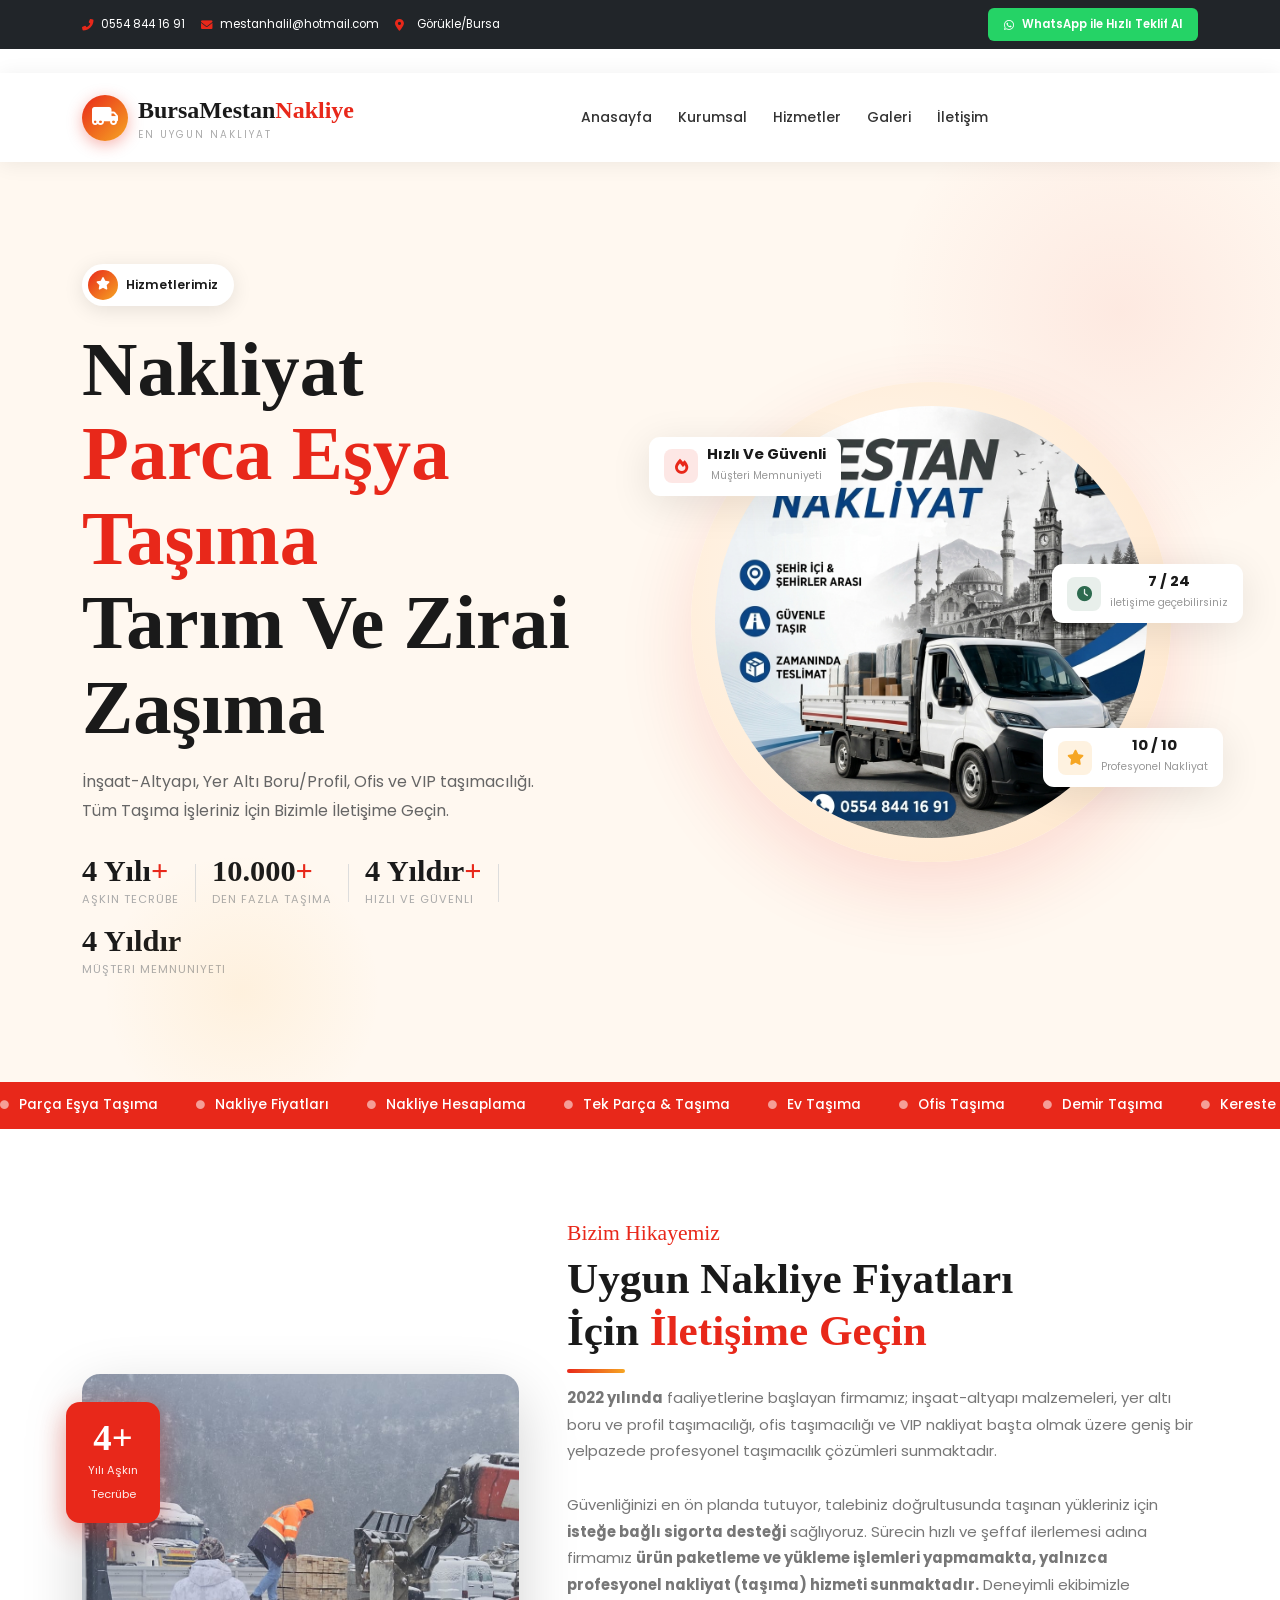
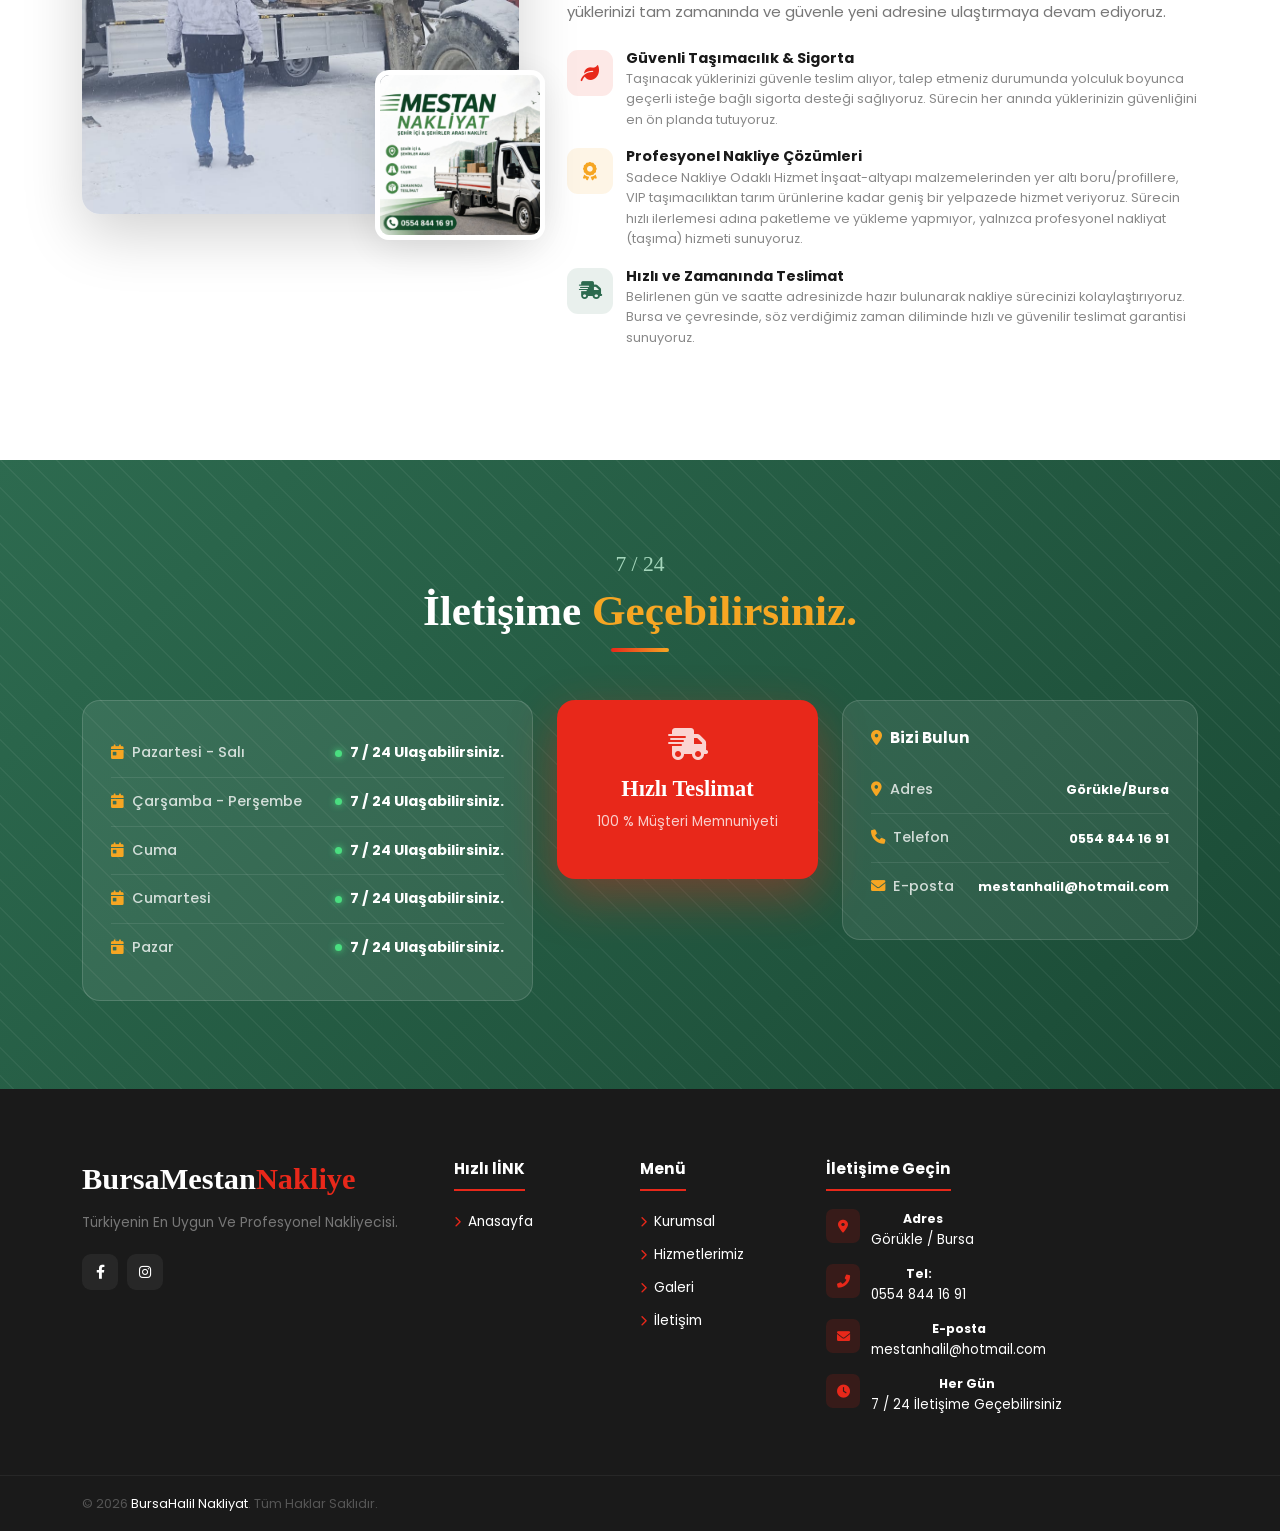
<file: index.html>
<!DOCTYPE html>
<head>
   <meta charset="UTF-8">
   <meta http-equiv="X-UA-Compatible" content="IE=edge">
   <meta name="viewport" content="width=device-width, initial-scale=1">
   <meta name="author" content="Bursa Mestan Nakliyat">
   <meta name="description" content="Bursa Mestan Nakliyat olarak Görükle merkezli evden eve nakliyat, ofis taşıma, parça eşya ve şehirler arası nakliye hizmeti sunuyoruz. Güvenli ve uygun fiyatlar için hemen arayın.">
   <link rel="canonical" href="https://www.bursamestannakliyat.com/">
   <meta name="theme-color" content="#d62f2f">
   
   <link href="https://fonts.googleapis.com/css2?family=Poppins:wght@300;400;500;600;700&display=swap" rel="stylesheet"/>
   
   <!-- CSS Dosyaları -->
   <link href="css/bootstrap.min.css" rel="stylesheet"/>
   <link href="css/aos.css" rel="stylesheet"/>
   <link href="css/swiper-bundle.min.css" rel="stylesheet"/>
   <link rel="stylesheet" href="css/all.min.css"/>
   <link rel="stylesheet" href="css/magnific-popup.css"/>
   <link rel="stylesheet" href="css/style.css" />
</head>
   <body>
      <!-- ============================================================
         TOP BAR
         ============================================================ -->
<div id="topbar" class="py-2 bg-dark text-white">
  <div class="container">
    <div class="row align-items-center gy-3">
      
      <!-- Sol Taraf: İletişim Bilgileri (Mobilde alt alta, masaüstünde yan yana) -->
<!-- Sol Taraf: İletişim Bilgileri (Küçük ekranda alt alta temiz durur, lg ve üzerinde tek satırda yan yana dizilir) -->
<div class="col-12 col-lg-7 d-flex flex-column flex-lg-row justify-content-center justify-content-lg-start align-items-center gap-3">
  
  <div class="d-flex align-items-center justify-content-center">
    <a href="tel:05548441691" class="text-white text-decoration-none small d-inline-flex align-items-center gap-2">
      <i class="fas fa-phone-alt" style="color: var(--primary);"></i> 0554 844 16 91
    </a>
  </div>

  <div class="d-flex align-items-center justify-content-center">
    <a href="mailto:mestanhalil@hotmail.com" class="text-white text-decoration-none small d-inline-flex align-items-center gap-2">
      <i class="fas fa-envelope" style="color: var(--primary);"></i> mestanhalil@hotmail.com
    </a>
  </div>

  <div class="d-flex align-items-center justify-content-center">
    <span class="small d-inline-flex align-items-center gap-2 text-white">
      <i class="fas fa-map-marker-alt" style="color: var(--primary);"></i> Görükle/Bursa
    </span>
  </div>

</div>

      <!-- Sağ Taraf: WhatsApp Butonu ve Sosyal Medya (Mobilde alt alta, masaüstünde yan yana) -->
      <div class="col-12 col-lg-5 d-flex flex-column flex-sm-row justify-content-center justify-content-lg-end align-items-center gap-3">
        <!-- WhatsApp Butonu -->
        <a href="https://wa.me/905548441691?text=Merhaba,%20nakliye%20hizmetleriniz%20hakkında%20fiyat%20teklifi%20almak%20istiyorum." 
           target="_blank" 
           class="text-white text-decoration-none small d-inline-flex align-items-center gap-2 px-3 py-2 rounded" 
           style="background-color: #25D366; font-weight: 600;">
          <i class="fab fa-whatsapp"></i> WhatsApp ile Hızlı Teklif Al
        </a>
        
        <!-- Sosyal Medya İkonları -->
        <!-- <div class="d-flex align-items-center gap-2">
          <a href="#" class="text-white-50 text-decoration-none small"><i class="fab fa-facebook-f"></i></a>
          <a href="#" class="text-white-50 text-decoration-none small ms-2"><i class="fab fa-instagram"></i></a>
        </div> -->
      </div>

    </div>
  </div>
</div>
                  <div class="tsoc">
                     <a href="#"><i class="fab fa-facebook-f"></i></a>
                     <a href="#"><i class="fab fa-instagram"></i></a>
                  </div>
               </div>
            </div>
         </div>
      </div>
      <!-- ============================================================
         NAVBAR
         ============================================================ -->
      <nav class="navbar navbar-expand-lg" id="nav">
         <div class="container">
            <a class="navbar-brand" href="#">
               <div class="blogo">
                  <div class="bico"><i class="fas fa-truck-moving"></i></div>
                  <div>
                     <div class="bname">BursaMestan<span>Nakliye</span></div>
                     <div class="bsub">En Uygun Nakliyat</div>
                  </div>
               </div>
            </a>
            <button class="navbar-toggler border-0" type="button" data-bs-toggle="collapse" data-bs-target="#navmenu">
            <i class="fas fa-bars" style="color:var(--primary);font-size:1.35rem;"></i>
            </button>
            <div class="collapse navbar-collapse" id="navmenu">
               <ul class="navbar-nav mx-auto">
                  <li class="nav-item"><a class="nav-link active" href="index.html">Anasayfa</a></li>
                  <li class="nav-item"><a class="nav-link" href="kurumsal.html">Kurumsal</a></li>
                  <li class="nav-item"><a class="nav-link" href="hizmetler.html">Hizmetler</a></li>
                  <li class="nav-item"><a class="nav-link" href="galeri.html">Galeri</a></li>
                  <li class="nav-item"><a class="nav-link" href="iletisim.html">İletişim</a></li>
               </ul>
            </div>
         </div>
      </nav>
      <!-- ============================================================
         HERO
         ============================================================ -->
      <section id="hero">
         <div class="hs hs1"></div>
         <div class="hs hs2"></div>
         <!-- <div class="hbgtxt"></div>banner yazı -->
         <div class="container">
            <div class="row align-items-center g-5" style="min-height:88vh;">
 <!-- Mobilde altta (order-2), Masaüstünde ilk sırada (order-lg-1) -->
              <div class="col-lg-6 order-2 order-lg-1">
                  <div class="hbadge">
                     <div class="hbi"><i class="fas fa-star"></i></div>
                     <span>Hizmetlerimiz</span>
                  </div>
                  <h1 class="htitle">Nakliyat <span class="hl">Parca Eşya Taşıma</span><br/>Tarım Ve Zirai Zaşıma</h1>
                  <p class="hdesc">İnşaat-Altyapı, Yer Altı Boru/Profil, Ofis ve VIP taşımacılığı. Tüm Taşıma İşleriniz İçin Bizimle İletişime Geçin.</p>
                  <div class="hstats d-flex gap-3 flex-wrap mt-4">
                     <div class="hstat"><span class="snum">4 Yılı<em>+</em></span><small>Aşkın Tecrübe</small></div>
                     <div class="sdiv"></div>
                     <div class="hstat"><span class="snum">10.000<em>+</em></span><small>Den Fazla Taşıma</small></div>
                     <div class="sdiv"></div>
                     <div class="hstat"><span class="snum">4 Yıldır<em>+</em></span><small>Hızlı Ve Güvenli</small></div>
                     <div class="sdiv"></div>
                     <div class="hstat"><span class="snum">4 Yıldır</span><small>Müşteri Memnuniyeti</small></div>
                  </div>
               </div>

               <!-- Mobilde üstte (order-1), Masaüstünde ikinci sırada (order-lg-2) -->
               <div class="col-lg-6 order-1 order-lg-2">
                  <div style="position:relative;text-align:center;">
                     <div class="hcircle">
                        <img src="img/banner-img.png" alt="Bursa Evden Eve Nakliyat" loading="eager"/>
                     </div>
                     <div class="fcard fc1">
                        <div class="fcoi r"><i class="fas fa-fire"></i></div>
                        <div><span class="fcnum">Hızlı Ve Güvenli</span><span class="fcsm">Müşteri Memnuniyeti</span></div>
                     </div>
                     <div class="fcard fc2">
                        <div class="fcoi y"><i class="fas fa-star"></i></div>
                        <div><span class="fcnum">10 / 10</span><span class="fcsm"> Profesyonel Nakliyat </span></div>
                     </div>
                     <div class="fcard fc3">
                        <div class="fcoi g"><i class="fas fa-clock"></i></div>
                        <div><span class="fcnum"> 7 / 24 </span><span class="fcsm">iletişime geçebilirsiniz</span></div>
                     </div>
                  </div>
               </div>
            </div>
         </div>
      </section>
      <!-- MARQUEE -->
      <div class="mqsec">
         <div class="mqtrack">
            <div class="mqitem"><i class="fas fa-circle"></i>Parça Eşya Taşıma</div>
            <div class="mqitem"><i class="fas fa-circle"></i>Nakliye Fiyatları</div>
            <div class="mqitem"><i class="fas fa-circle"></i>Nakliye Hesaplama</div>
            <div class="mqitem"><i class="fas fa-circle"></i>Tek Parça  &amp; Taşıma</div>
            <div class="mqitem"><i class="fas fa-circle"></i>Ev Taşıma</div>
            <div class="mqitem"><i class="fas fa-circle"></i>Ofis Taşıma</div>
            <div class="mqitem"><i class="fas fa-circle"></i>Demir Taşıma</div>
            <div class="mqitem"><i class="fas fa-circle"></i>Kereste Taşıma</div>
            <div class="mqitem"><i class="fas fa-circle"></i>Parça Taşıma</div>
            <div class="mqitem"><i class="fas fa-circle"></i>Parça Eşya Taşıma</div>
            <div class="mqitem"><i class="fas fa-circle"></i>Nakliye Fiyatları</div>
            <div class="mqitem"><i class="fas fa-circle"></i>Nakliye Hesaplama</div>
            <div class="mqitem"><i class="fas fa-circle"></i>Tek Parça  &amp; Taşıma</div>
            <div class="mqitem"><i class="fas fa-circle"></i>Ev Taşıma</div>
            <div class="mqitem"><i class="fas fa-circle"></i>Ofis Taşıma</div>
            <div class="mqitem"><i class="fas fa-circle"></i>Demir Taşıma</div>
            <div class="mqitem"><i class="fas fa-circle"></i>Kereste Taşıma</div>
            <div class="mqitem"><i class="fas fa-circle"></i>Parça Taşıma</div>
         </div>
      </div>
     
      <!-- ABOUT -->
      <section id="about">
         <div class="container">
            <div class="row align-items-center g-5">
               <div class="col-lg-5" data-aos="fade-right">
                  <div class="astack">
                     <div class="aexp"><span class="anum">4+</span><small>Yılı  Aşkın <br/>Tecrübe</small></div>
                     <div class="amain"><img src="img/about-01.jpeg" alt="Bursa Mestan Nakliyat Ekibi" loading="lazy"/></div>
                     <div class="asm"><img src="img/about2.png" alt="Evden Eve Nakliyat" loading="lazy"/></div>
                  </div>
               </div>
               <div class="col-lg-7" data-aos="fade-left">
                  <span class="slbl">Bizim Hikayemiz</span>
                  <h2 class="stitle text-start">Uygun Nakliye Fiyatları<br/>İçin <span>İletişime Geçin</span></h2>
                  <div class="sline lft"></div>
                  <p class="sdesc mb-4"><strong>2022 yılında</strong> faaliyetlerine başlayan firmamız; inşaat-altyapı malzemeleri, yer altı boru ve profil taşımacılığı, ofis taşımacılığı ve VIP nakliyat başta olmak üzere geniş bir yelpazede profesyonel taşımacılık çözümleri sunmaktadır. <br><br>
                  Güvenliğinizi en ön planda tutuyor, talebiniz doğrultusunda taşınan yükleriniz için <strong>isteğe bağlı sigorta desteği</strong> sağlıyoruz. Sürecin hızlı ve şeffaf ilerlemesi adına firmamız <strong>ürün paketleme ve yükleme işlemleri yapmamakta, yalnızca profesyonel nakliyat (taşıma) hizmeti sunmaktadır.</strong> Deneyimli ekibimizle yüklerinizi tam zamanında ve güvenle yeni adresine ulaştırmaya devam ediyoruz.
                  </p></p>
                  <div class="mb-4">
                     <div class="fti">
                        <div class="ftico r"><i class="fas fa-leaf"></i></div>
                        <div>
                           <h6>Güvenli Taşımacılık & Sigorta</h6>
                           <p>Taşınacak yüklerinizi güvenle teslim alıyor, talep etmeniz durumunda yolculuk boyunca geçerli isteğe bağlı sigorta desteği sağlıyoruz. Sürecin her anında yüklerinizin güvenliğini en ön planda tutuyoruz.</p>
                        </div>
                     </div>
                     <div class="fti">
                        <div class="ftico y"><i class="fas fa-award"></i></div>
                        <div>
                           <h6>Profesyonel Nakliye Çözümleri</h6>
                           <p>Sadece Nakliye Odaklı Hizmet İnşaat-altyapı malzemelerinden yer altı boru/profillere, VIP taşımacılıktan tarım ürünlerine kadar geniş bir yelpazede hizmet veriyoruz. Sürecin hızlı ilerlemesi adına paketleme ve yükleme yapmıyor, yalnızca profesyonel nakliyat (taşıma) hizmeti sunuyoruz.</p>
                        </div>
                     </div>
                     <div class="fti">
                        <div class="ftico g"><i class="fas fa-shipping-fast"></i></div>
                        <div>
                           <h6>Hızlı ve Zamanında Teslimat</h6>
                           <p>Belirlenen gün ve saatte adresinizde hazır bulunarak nakliye sürecinizi kolaylaştırıyoruz. Bursa ve çevresinde, söz verdiğimiz zaman diliminde hızlı ve güvenilir teslimat garantisi sunuyoruz.</p>
                        </div>
                     </div>
                  </div>
               </div>
            </div>
         </div>
      </section>

      <!-- HOURS -->
      <section id="hours">
         <div class="hrsbg"></div>
         <div class="container" style="position:relative;z-index:2;">
            <div class="text-center mb-5" data-aos="fade-up">
               <span class="slbl" style="color:#a5d6bc;">7 / 24 </span>
               <h2 class="stitle" style="color:#fff;">İletişime <span style="color:var(--secondary);">Geçebilirsiniz.</span></h2>
               <div class="sline"></div>
            </div>
            <div class="row g-4 align-items-start">
               <div class="col-lg-5" data-aos="fade-right">
                  <div class="hrscard">

                                          <div class="hrsrow">
                        <span class="hrsday"><i class="fas fa-calendar-day me-2" style="color:var(--secondary);"></i>Pazartesi - Salı</span>
                        <div class="d-flex align-items-center gap-2">
                           <div class="hdot on"></div>
                           <span class="hrstime"> 7 / 24 Ulaşabilirsiniz. </span>
                        </div>
                     </div>
                     <div class="hrsrow">
                        <span class="hrsday"><i class="fas fa-calendar-day me-2" style="color:var(--secondary);"></i>Çarşamba - Perşembe</span>
                        <div class="d-flex align-items-center gap-2">
                           <div class="hdot on"></div>
                           <span class="hrstime"> 7 / 24 Ulaşabilirsiniz. </span>
                        </div>
                     </div>
                     <div class="hrsrow">
                        <span class="hrsday"><i class="fas fa-calendar-day me-2" style="color:var(--secondary);"></i>Cuma</span>
                        <div class="d-flex align-items-center gap-2">
                           <div class="hdot on"></div>
                           <span class="hrstime">7 / 24 Ulaşabilirsiniz. </span>
                        </div>
                     </div>
                     <div class="hrsrow">
                        <span class="hrsday"><i class="fas fa-calendar-day me-2" style="color:var(--secondary);"></i>Cumartesi</span>
                        <div class="d-flex align-items-center gap-2">
                           <div class="hdot on"></div>
                           <span class="hrstime">7 / 24 Ulaşabilirsiniz. </span>
                        </div>
                     </div>
                     <div class="hrsrow">
                        <span class="hrsday"><i class="fas fa-calendar-day me-2" style="color:var(--secondary);"></i>Pazar</span>
                        <div class="d-flex align-items-center gap-2">
                           <div class="hdot on"></div>
                           <span class="hrstime">7 / 24 Ulaşabilirsiniz. </span>
                        </div>
                     </div>
                  </div>
               </div>
               <div class="col-lg-3" data-aos="zoom-in">
                  <div class="hrscta">
                     <i class="fas fa-truck-fast fa-2x mb-3" style="color:rgba(255,255,255,.8);"></i>
                     <h4>Hızlı Teslimat</h4>
                     <p>100 % Müşteri Memnuniyeti</p>
                  </div>
               </div>
               <div class="col-lg-4" data-aos="fade-left">
                  <div class="hrscard">
                     <h5 style="color:#fff;margin-bottom:18px;font-family:'Poppins',sans-serif;font-size:.95rem;font-weight:700;"><i class="fas fa-map-marker-alt me-2" style="color:var(--secondary);"></i>Bizi Bulun</h5>
                     <div class="hrsrow"><span class="hrsday"><i class="fas fa-location-dot me-2" style="color:var(--secondary);"></i>Adres</span><span class="hrstime" style="font-size:.8rem;">Görükle/Bursa</span></div>
                     <div class="hrsrow"><span class="hrsday"><i class="fas fa-phone me-2" style="color:var(--secondary);"></i>Telefon</span><span class="hrstime" style="font-size:.8rem;"><a href="tel:+905548441691">0554 844 16 91</a></span></div>
                     <div class="hrsrow"><span class="hrsday"><i class="fas fa-envelope me-2" style="color:var(--secondary);"></i>E-posta</span><span class="hrstime" style="font-size:.8rem;"><a href="mailto:mestanhalil@hotmail.com">mestanhalil@hotmail.com</a></span></div>
                  </div>
               </div>
            </div>
         </div>
      </section>
	  
	  

	  
      <!-- FOOTER -->
      <footer>
         <div class="container">
            <div class="row g-5 col-sm-12">
               <div class="col-sm-12  col-md-6 col-lg-4">
                  <div class="fnm">BursaMestan<span>Nakliye</span></div>
                  <p class="fdesc">Türkiyenin En Uygun Ve Profesyonel Nakliyecisi.</p>
                  <div class="fsoc">
                     <a href="#"><i class="fab fa-facebook-f"></i></a>
                     <a href="#"><i class="fab fa-instagram"></i></a>
                  </div>
               </div>
               <div class="col-sm-12  col-md-6 col-lg-2">
                  <div class="ftit">Hızlı lİNK</div>
                  <ul class="flinks ps-0">
                     <li><a href="#hero"><i class="fas fa-chevron-right"></i>Anasayfa</a></li>

                  </ul>
               </div>
               <div class="col-sm-12  col-md-6 col-lg-2">
                  <div class="ftit">Menü</div>
                  <ul class="flinks ps-0">
                     <li><a href="kurumsal.html"><i class="fas fa-chevron-right"></i>Kurumsal</a></li>
                     <li><a href="hizmetler.html"><i class="fas fa-chevron-right"></i>Hizmetlerimiz</a></li>
                     <li><a href="galeri.html"><i class="fas fa-chevron-right"></i>Galeri</a></li>
                     <li><a href="iletisim.html"><i class="fas fa-chevron-right"></i>İletişim</a></li>
                  </ul>
               </div>
               <div class="col-sm-12  col-md-6 col-lg-4">
                  <div class="ftit">İletişime Geçin</div>
                  <div class="fci text-center">
                     <div class="fciico"><i class="fas fa-map-marker-alt"></i></div>
                     <div class="fciinfo"><strong>Adres</strong> Görükle / Bursa </div>
                  </div>
                  <div class="fci text-center">
                     <div class="fciico"><i class="fas fa-phone-alt"></i></div>
                     <div class="fciinfo"><strong>Tel:</strong><a href="tel:+905548441691">0554 844 16 91</a></div>
                  </div>
                  <div class="fci text-center">
                     <div class="fciico"><i class="fas fa-envelope"></i></div>
                     <div class="fciinfo"><strong>E-posta</strong><a href="mailto:mestanhalil@hotmail.com" style="color:white !important">mestanhalil@hotmail.com</a></div>
                  </div>
                  <div class="fci text-center">
                     <div class="fciico"><i class="fas fa-clock"></i></div>
                     <div class="fciinfo"><strong>Her Gün</strong>7 / 24 İletişime Geçebilirsiniz</div>
                  </div>
               </div>
            </div>
         </div>
         <div class="fbot">
            <div class="container">
               <div class="d-flex justify-content-between align-items-center flex-wrap gap-2">
                  <p>&copy 2026 <span>BursaHalil Nakliyat</span>. Tüm Haklar Saklıdır. </p>
            </div>
         </div>
      </footer>
      <!-- Floating cart -->
      <!-- <div class="cartfl"><i class="fas fa-shopping-cart"></i><span>My Cart</span><div class="ccount" id="cartCount">0</div></div> -->
      <!-- Back to top -->
      <button id="btt" onclick="window.scrollTo({top:0,behavior:'smooth'})"><i class="fas fa-chevron-up"></i></button>
    
	<!-- jQuery -->
      <script src="js/jquery-3.7.1.min.js"></script>
      <!-- Bootstrap 5 -->
      <script src="js/bootstrap.bundle.min.js"></script>
      <!-- AOS -->
      <script src="js/aos.js"></script>
      <!-- Swiper -->
      <script src="js/swiper-bundle.min.js"></script>
      <!-- CounterUp -->
      <script src="js/jquery.magnific-popup.min.js"></script>
      <!-- Main js -->
      <script src="js/main.js"></script>
   </body>
</html>
</file>
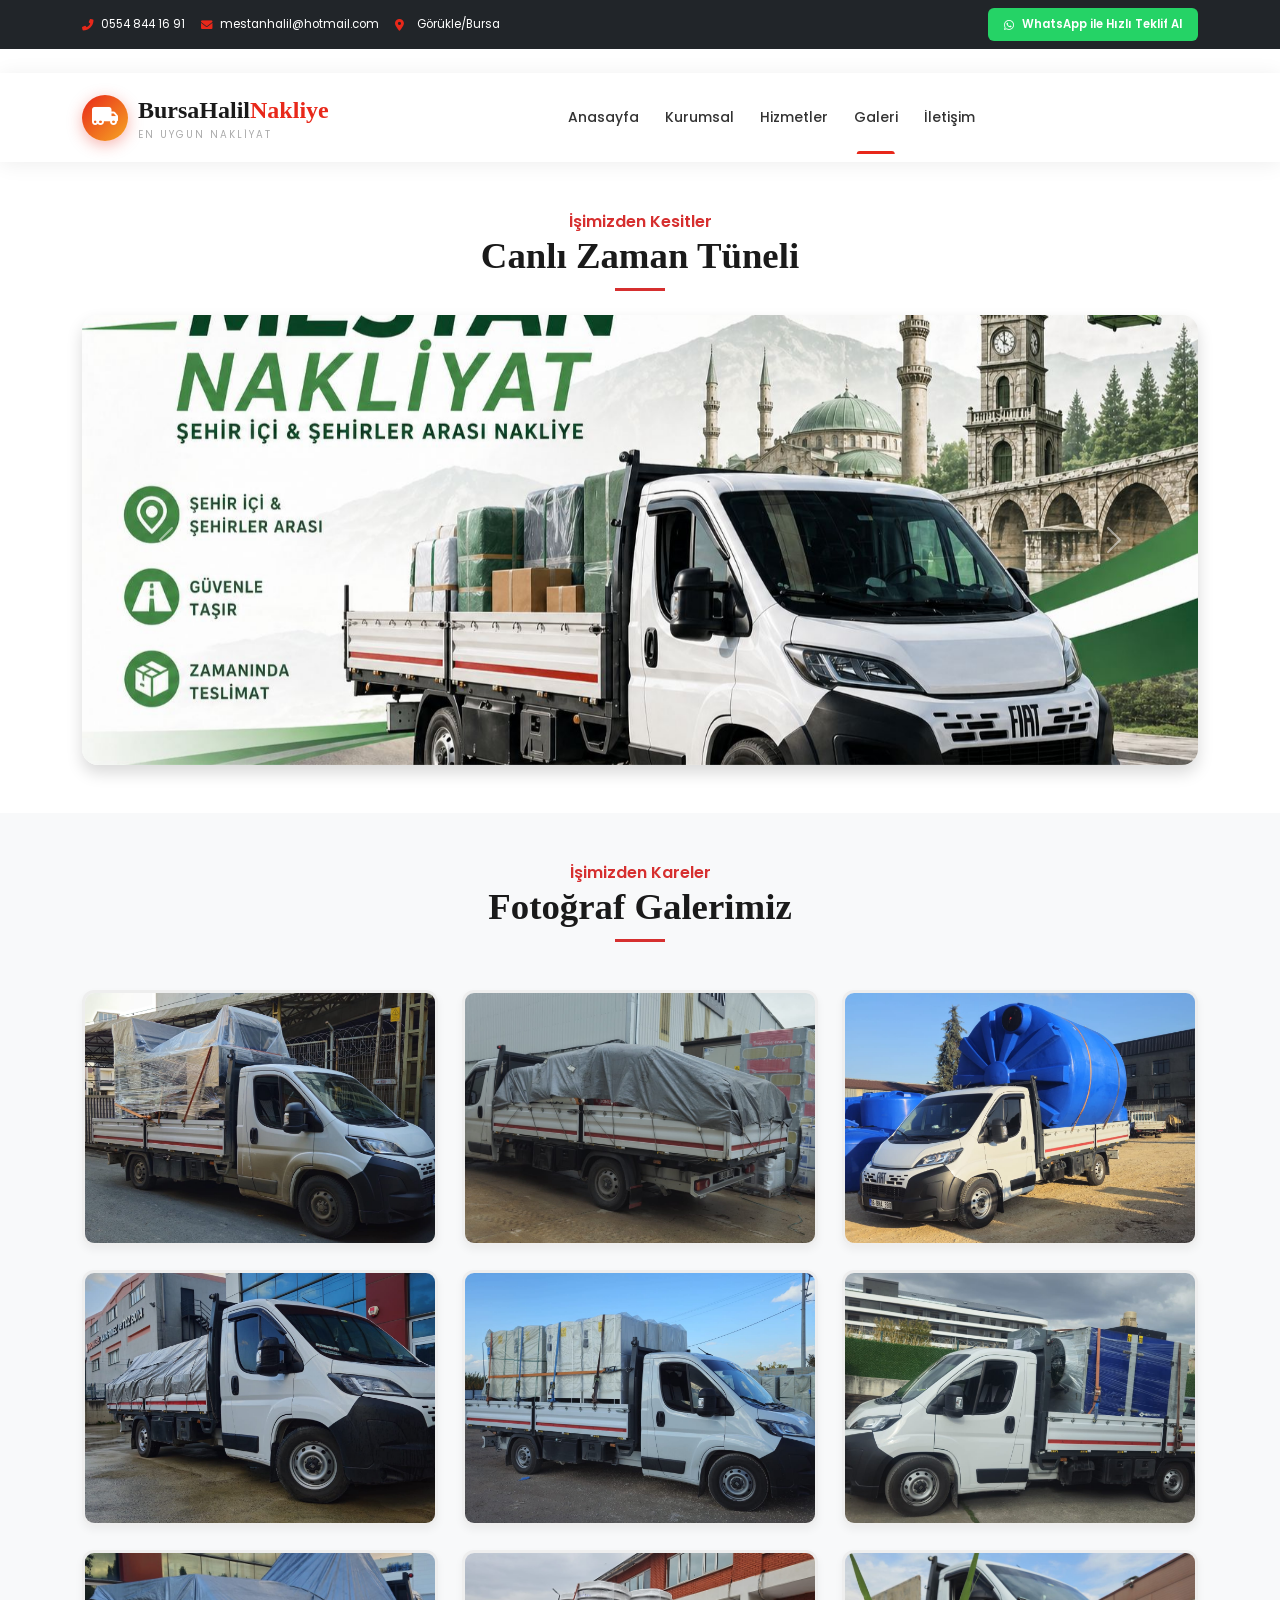
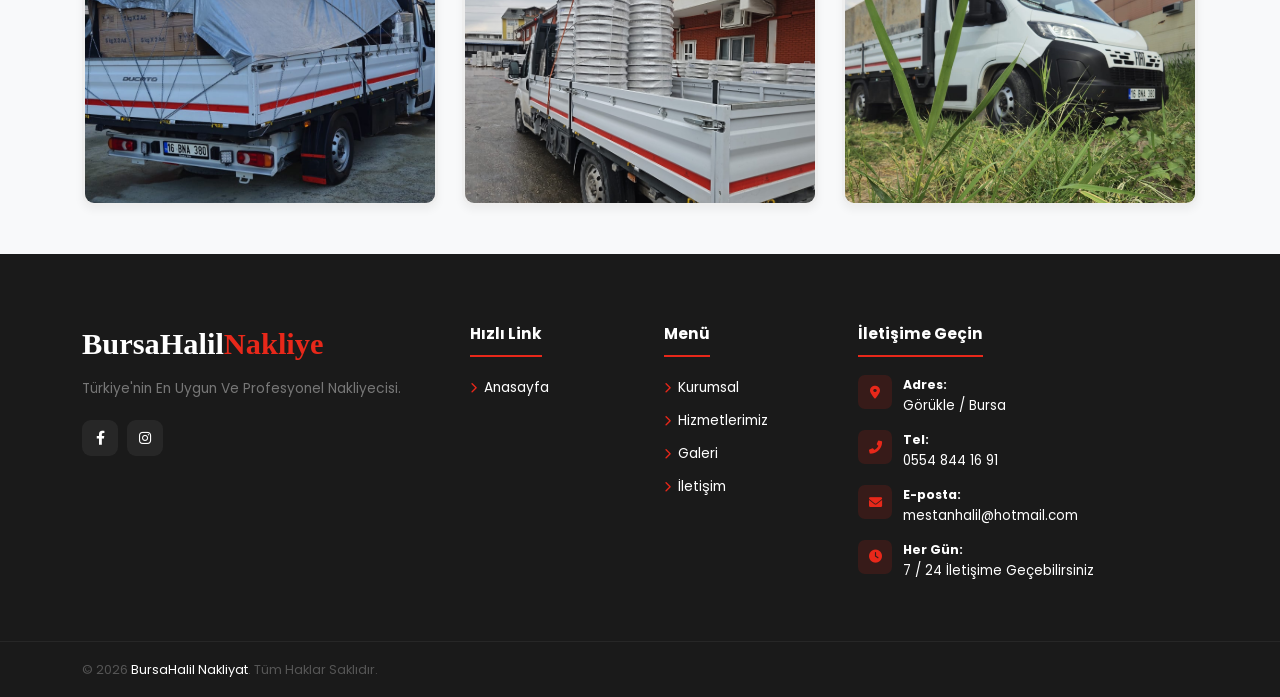
<file: galeri.html>
<!DOCTYPE html>
<html lang="tr">
<head>
   <meta charset="UTF-8">
   <meta http-equiv="X-UA-Compatible" content="IE=edge">
   <meta name="viewport" content="width=device-width, initial-scale=1">
   <title>Bursa Halil Nakliyat | Görükle Evden Eve Taşımacılık</title>
   <meta name="author" content="Bursa Halil Nakliyat">
   <meta name="description" content="Bursa Halil Nakliyat olarak Görükle merkezli evden eve nakliyat, ofis taşıma, parça eşya ve şehirler arası nakliye hizmeti sunuyoruz. Güvenli ve uygun fiyatlar için hemen arayın.">
   <link rel="canonical" href="https://www.bursahalilnakliyat.com/">
   <meta name="theme-color" content="#d62f2f">
   
   <link href="https://fonts.googleapis.com/css2?family=Poppins:wght@300;400;500;600;700&display=swap" rel="stylesheet"/>
   
   <!-- CSS Dosyaları -->
   <link href="css/bootstrap.min.css" rel="stylesheet"/>
   <link href="css/aos.css" rel="stylesheet"/>
   <link href="css/swiper-bundle.min.css" rel="stylesheet"/>
   <link rel="stylesheet" href="css/all.min.css"/>
   <link rel="stylesheet" href="css/magnific-popup.css"/>
   <link rel="stylesheet" href="css/style.css" />
</head>
   <body>
       <!-- ============================================================
         TOP BAR
         ============================================================ -->
<div id="topbar" class="py-2 bg-dark text-white">
  <div class="container">
    <div class="row align-items-center gy-3">
      
      <!-- Sol Taraf: İletişim Bilgileri (Mobilde alt alta, masaüstünde yan yana) -->
<!-- Sol Taraf: İletişim Bilgileri (Küçük ekranda alt alta temiz durur, lg ve üzerinde tek satırda yan yana dizilir) -->
<div class="col-12 col-lg-7 d-flex flex-column flex-lg-row justify-content-center justify-content-lg-start align-items-center gap-3">
  
  <div class="d-flex align-items-center justify-content-center">
    <a href="tel:05548441691" class="text-white text-decoration-none small d-inline-flex align-items-center gap-2">
      <i class="fas fa-phone-alt" style="color: var(--primary);"></i> 0554 844 16 91
    </a>
  </div>

  <div class="d-flex align-items-center justify-content-center">
    <a href="mailto:mestanhalil@hotmail.com" class="text-white text-decoration-none small d-inline-flex align-items-center gap-2">
      <i class="fas fa-envelope" style="color: var(--primary);"></i> mestanhalil@hotmail.com
    </a>
  </div>

  <div class="d-flex align-items-center justify-content-center">
    <span class="small d-inline-flex align-items-center gap-2 text-white">
      <i class="fas fa-map-marker-alt" style="color: var(--primary);"></i> Görükle/Bursa
    </span>
  </div>

</div>

      <!-- Sağ Taraf: WhatsApp Butonu ve Sosyal Medya (Mobilde alt alta, masaüstünde yan yana) -->
      <div class="col-12 col-lg-5 d-flex flex-column flex-sm-row justify-content-center justify-content-lg-end align-items-center gap-3">
        <!-- WhatsApp Butonu -->
        <a href="https://wa.me/905548441691?text=Merhaba,%20nakliye%20hizmetleriniz%20hakkında%20fiyat%20teklifi%20almak%20istiyorum." 
           target="_blank" 
           class="text-white text-decoration-none small d-inline-flex align-items-center gap-2 px-3 py-2 rounded" 
           style="background-color: #25D366; font-weight: 600;">
          <i class="fab fa-whatsapp"></i> WhatsApp ile Hızlı Teklif Al
        </a>
        
        <!-- Sosyal Medya İkonları -->
        <!-- <div class="d-flex align-items-center gap-2">
          <a href="#" class="text-white-50 text-decoration-none small"><i class="fab fa-facebook-f"></i></a>
          <a href="#" class="text-white-50 text-decoration-none small ms-2"><i class="fab fa-instagram"></i></a>
        </div> -->
      </div>

    </div>
  </div>
</div><div class="tsoc">
                     <a href="#" aria-label="Facebook"><i class="fab fa-facebook-f"></i></a>
                     <a href="#" aria-label="Instagram"><i class="fab fa-instagram"></i></a>
                  </div>
               </div>
            </div>
         </div>
      </div>
      <!-- ============================================================
         NAVBAR
         ============================================================ -->
      <nav class="navbar navbar-expand-lg" id="nav">
         <div class="container">
            <a class="navbar-brand" href="index.html">
               <div class="blogo">
                  <div class="bico"><i class="fas fa-truck-moving"></i></div>
                  <div>
                     <div class="bname">BursaHalil<span>Nakliye</span></div>
                     <div class="bsub">En Uygun Nakliyat</div>
                  </div>
               </div>
            </a>
            <button class="navbar-toggler border-0" type="button" data-bs-toggle="collapse" data-bs-target="#navmenu" aria-label="Menüyü Aç">
            <i class="fas fa-bars" style="color:var(--primary);font-size:1.35rem;"></i>
            </button>
            <div class="collapse navbar-collapse" id="navmenu">
               <ul class="navbar-nav mx-auto">
                  <li class="nav-item"><a class="nav-link" href="index.html">Anasayfa</a></li>
                  <li class="nav-item"><a class="nav-link" href="kurumsal.html">Kurumsal</a></li>
                  <li class="nav-item"><a class="nav-link" href="hizmetler.html">Hizmetler</a></li>
                  <li class="nav-item"><a class="nav-link active" href="galeri.html">Galeri</a></li>
                  <li class="nav-item"><a class="nav-link" href="iletisim.html">İletişim</a></li>
               </ul>
            </div>
         </div>
      </nav>
 <!-- ============================================================
         GALERİ SAYFASI İÇERİĞİ (2 SN OTOMATİK GEÇİŞLİ)
         ============================================================ -->
      <style>
         /* Galeri Kartı ve Çerçeve Efektleri */
         .gallery-item {
            position: relative;
            overflow: hidden;
            cursor: pointer;
            border-radius: 12px;
            border: 3px solid #eee; 
            box-shadow: 0 4px 8px rgba(0,0,0,0.05);
            transition: all 0.3s ease-in-out;
         }
         
         .gallery-item:hover {
            transform: translateY(-5px);
            border-color: #d62f2f; 
            box-shadow: 0 8px 20px rgba(214, 47, 47, 0.2);
         }

         .gallery-item img {
            transition: transform 0.4s ease;
         }
         .gallery-item:hover img {
            transform: scale(1.05);
         }

         /* Resmin üzerindeki koyu perde */
         .gallery-overlay {
            position: absolute;
            top: 0;
            left: 0;
            width: 100%;
            height: 100%;
            background: rgba(0, 0, 0, 0.4);
            opacity: 0;
            display: flex;
            align-items: center;
            justify-content: center;
            transition: opacity 0.3s ease;
            z-index: 1;
         }
         .gallery-item:hover .gallery-overlay {
            opacity: 1;
         }

         /* Büyüteç İkonu Tasarımı */
         .gallery-overlay i {
            color: #ffffff;
            font-size: 2.2rem;
            background: #d62f2f;
            width: 55px;
            height: 55px;
            display: flex;
            align-items: center;
            justify-content: center;
            border-radius: 50%;
            box-shadow: 0 4px 10px rgba(0,0,0,0.3);
         }

         /* Üst Slider Ayarları */
         .carousel-item img {
            height: 450px;
            object-fit: cover;
         }
         @media (max-width: 768px) {
            .carousel-item img {
               height: 250px;
            }
         }

         /* Lightbox İçindeki Ok Butonlarının Görünürlüğü */
         .lightbox-carousel .carousel-control-prev,
         .lightbox-carousel .carousel-control-next {
            width: 10%;
            background: rgba(0, 0, 0, 0.1);
            transition: background 0.3s ease;
         }
         .lightbox-carousel .carousel-control-prev:hover,
         .lightbox-carousel .carousel-control-next:hover {
            background: rgba(214, 47, 47, 0.3);
         }
      </style>

      <!-- 1. BÖLÜM: Üst Slider (2 Saniyede Bir Geçer) -->
      <section class="py-5 bg-white">
         <div class="container">
            <div class="text-center mb-4" data-aos="fade-up">
               <span style="color: #d62f2f; font-weight: 600;">İşimizden Kesitler</span>
               <h1 class="fw-bold" style="font-size: 2.3rem;">Canlı Zaman Tüneli</h1>
               <div style="width: 50px; height: 3px; background-color: #d62f2f; margin: 10px auto;"></div>
            </div>
            
            <div id="gallerySlider" class="carousel slide carousel-fade shadow rounded-4 overflow-hidden" data-bs-ride="carousel" data-bs-interval="2000" data-aos="fade-up">
   <div class="carousel-inner">
   <!-- Sadece ilk eleman "active" olmalı -->
   <div class="carousel-item active">
      <img src="img/slider/wp2.jpeg" class="d-block w-100" alt="Bursa Ev Taşıma">
   </div>
   <div class="carousel-item">
      <img src="img/slider/bursa-nakliyeci.png" class="d-block w-100" alt="Bursa Ev Taşıma">
   </div>
   <div class="carousel-item">
      <img src="img/slider/bursa-taşımacılık.png" class="d-block w-100" alt="Bursa Ev Taşıma">
   </div>
   <!-- Buradaki "active" sınıfını sildik -->
   <div class="carousel-item">
      <img src="img/slider/bursa-mestan.png" class="d-block w-100" alt="Bursa Halil Nakliyat Kamyon">
   </div>
   <div class="carousel-item">
      <img src="img/slider/bursa-nakliye.png" class="d-block w-100" alt="Görükle Paketleme Hizmeti">
   </div>
   <div class="carousel-item">
      <img src="img/slider/mestan-nakliye.png" class="d-block w-100" alt="Bursa Ev Taşıma">
   </div>
   <div class="carousel-item">
      <img src="img/slider/nakliyeci-halil.png" class="d-block w-100" alt="Bursa Ev Taşıma">
   </div>
</div>
               <button class="carousel-control-prev" type="button" data-bs-target="#gallerySlider" data-bs-slide="prev">
                  <span class="carousel-control-prev-icon" aria-hidden="true"></span>
                  <span class="visually-hidden">Geri</span>
               </button>
               <button class="carousel-control-next" type="button" data-bs-target="#gallerySlider" data-bs-slide="next">
                  <span class="carousel-control-next-icon" aria-hidden="true"></span>
                  <span class="visually-hidden">İleri</span>
               </button>
            </div>
         </div>
      </section>

      <!-- 2. BÖLÜM: Fotoğraf Galerisi -->
      <section class="py-5 bg-light">
         <div class="container">
            <div class="text-center mb-5" data-aos="fade-up">
               <span style="color: #d62f2f; font-weight: 600;">İşimizden Kareler</span>
               <h2 class="fw-bold" style="font-size: 2.3rem;">Fotoğraf Galerimiz</h2>
               <div style="width: 50px; height: 3px; background-color: #d62f2f; margin: 10px auto;"></div>
            </div>

            <div class="row g-4">
               
               <!-- Fotoğraf 1 -->
               <div class="col-6 col-md-4" data-aos="fade-up" data-aos-delay="100">
                  <div class="gallery-item" onclick="openLightbox(0)">
                     <img src="img/galery/01.jpeg" class="img-fluid w-100" style="height: 250px; object-fit: cover;" alt="Bursa Evden Eve Nakliyat">
                     <div class="gallery-overlay">
                        <i class="fas fa-search"></i>
                     </div>
                  </div>
               </div>

               <!-- Fotoğraf 2 -->
               <div class="col-6 col-md-4" data-aos="fade-up" data-aos-delay="200">
                  <div class="gallery-item" onclick="openLightbox(1)">
                     <img src="img/galery/02.jpeg" class="img-fluid w-100" style="height: 250px; object-fit: cover;" alt="Görükle Sigortalı Nakliyat">
                     <div class="gallery-overlay">
                        <i class="fas fa-search"></i>
                     </div>
                  </div>
               </div>

               <!-- Fotoğraf 3 -->
               <div class="col-6 col-md-4" data-aos="fade-up" data-aos-delay="300">
                  <div class="gallery-item" onclick="openLightbox(2)">
                     <img src="img/galery/03.jpeg" class="img-fluid w-100" style="height: 250px; object-fit: cover;" alt="Profesyonel Eşya Paketleme">
                     <div class="gallery-overlay">
                        <i class="fas fa-search"></i>
                     </div>
                  </div>
               </div>

               <!-- Fotoğraf 4 -->
               <div class="col-6 col-md-4" data-aos="fade-up" data-aos-delay="400">
                  <div class="gallery-item" onclick="openLightbox(3)">
                     <img src="img/galery/04.jpeg" class="img-fluid w-100" style="height: 250px; object-fit: cover;" alt="Zamanında Lojistik">
                     <div class="gallery-overlay">
                        <i class="fas fa-search"></i>
                     </div>
                  </div>
               </div>

               <!-- Fotoğraf 5 -->
               <div class="col-6 col-md-4" data-aos="fade-up" data-aos-delay="500">
                  <div class="gallery-item" onclick="openLightbox(4)">
                     <img src="img/galery/05.jpeg" class="img-fluid w-100" style="height: 250px; object-fit: cover;" alt="Özenli Taşımacılık">
                     <div class="gallery-overlay">
                        <i class="fas fa-search"></i>
                     </div>
                  </div>
               </div>

               <!-- Fotoğraf 6 -->
               <div class="col-6 col-md-4" data-aos="fade-up" data-aos-delay="600">
                  <div class="gallery-item" onclick="openLightbox(5)">
                     <img src="img/galery/06.jpeg" class="img-fluid w-100" style="height: 250px; object-fit: cover;" alt="Planlı Ofis Taşıma">
                     <div class="gallery-overlay">
                        <i class="fas fa-search"></i>
                     </div>
                  </div>
               </div>
                              <!-- Fotoğraf 7 -->
               <div class="col-6 col-md-4" data-aos="fade-up" data-aos-delay="600">
                  <div class="gallery-item" onclick="openLightbox(5)">
                     <img src="img/galery/07.jpeg" class="img-fluid w-100" style="height: 250px; object-fit: cover;" alt="Planlı Ofis Taşıma">
                     <div class="gallery-overlay">
                        <i class="fas fa-search"></i>
                     </div>
                  </div>
               </div>
                              <!-- Fotoğraf 8 -->
               <div class="col-6 col-md-4" data-aos="fade-up" data-aos-delay="600">
                  <div class="gallery-item" onclick="openLightbox(5)">
                     <img src="img/galery/08.jpeg" class="img-fluid w-100" style="height: 250px; object-fit: cover;" alt="Planlı Ofis Taşıma">
                     <div class="gallery-overlay">
                        <i class="fas fa-search"></i>
                     </div>
                  </div>
               </div>
                              <!-- Fotoğraf 9 -->
               <div class="col-6 col-md-4" data-aos="fade-up" data-aos-delay="600">
                  <div class="gallery-item" onclick="openLightbox(5)">
                     <img src="img/galery/09.jpeg" class="img-fluid w-100" style="height: 250px; object-fit: cover;" alt="Planlı Ofis Taşıma">
                     <div class="gallery-overlay">
                        <i class="fas fa-search"></i>
                     </div>
                  </div>
               </div>

            </div>
         </div>
      </section>

      <!-- GELİŞMİŞ BÜYÜTME PENCERESİ (2 SN OTOMATİK AKIŞLI LIGHTBOX) -->
      <div class="modal fade" id="lightboxModal" tabindex="-1" aria-hidden="true">
         <div class="modal-dialog modal-dialog-centered modal-lg">
            <div class="modal-content bg-transparent border-0">
               <div class="modal-body p-0 position-relative">
                  
                  <button type="button" class="btn-close btn-close-white position-absolute top-0 end-0 m-3" data-bs-dismiss="modal" aria-label="Kapat" style="z-index: 15; font-size: 1.2rem;"></button>
                  
                  <!-- Slayt Sistemi (data-bs-interval="2000" eklendi) -->
                  <div id="lightboxCarousel" class="carousel slide lightbox-carousel" data-bs-ride="carousel" data-bs-interval="2000">
                     <div class="carousel-inner" id="lightboxCarouselInner">
                        
                        <div class="carousel-item active">
                           <img src="img/galery/01.jpeg" class="d-block w-100 rounded-3 shadow-lg" style="max-height: 85vh; object-fit: contain;" alt="Bursa Evden Eve Nakliyat">
                        </div>
                        
                        <div class="carousel-item">
                           <img src="img/galery/02.jpeg" class="d-block w-100 rounded-3 shadow-lg" style="max-height: 85vh; object-fit: contain;" alt="Görükle Sigortalı Nakliyat">
                        </div>
                        
                        <div class="carousel-item">
                           <img src="img/galery/03.jpeg" class="d-block w-100 rounded-3 shadow-lg" style="max-height: 85vh; object-fit: contain;" alt="Profesyonel Eşya Paketleme">
                        </div>
                        
                        <div class="carousel-item">
                           <img src="img/galery/04.jpeg" class="d-block w-100 rounded-3 shadow-lg" style="max-height: 85vh; object-fit: contain;" alt="Zamanında Lojistik">
                        </div>
                        
                        <div class="carousel-item">
                           <img src="img/galery/05.jpeg" class="d-block w-100 rounded-3 shadow-lg" style="max-height: 85vh; object-fit: contain;" alt="Özenli Taşımacılık">
                        </div>
                        
                        <div class="carousel-item">
                           <img src="img/galery/06.jpeg" class="d-block w-100 rounded-3 shadow-lg" style="max-height: 85vh; object-fit: contain;" alt="Planlı Ofis Taşıma">
                        </div>
                         <div class="carousel-item">
                           <img src="img/galery/07.jpeg" class="d-block w-100 rounded-3 shadow-lg" style="max-height: 85vh; object-fit: contain;" alt="Planlı Ofis Taşıma">
                        </div>
                        <div class="carousel-item">
                           <img src="img/galery/08.jpeg" class="d-block w-100 rounded-3 shadow-lg" style="max-height: 85vh; object-fit: contain;" alt="Planlı Ofis Taşıma">
                        </div>
                        <div class="carousel-item">
                           <img src="img/galery/09.jpeg" class="d-block w-100 rounded-3 shadow-lg" style="max-height: 85vh; object-fit: contain;" alt="Planlı Ofis Taşıma">
                        </div>

                     </div>

                     <button class="carousel-control-prev" type="button" data-bs-target="#lightboxCarousel" data-bs-slide="prev">
                        <span class="carousel-control-prev-icon" aria-hidden="true"></span>
                        <span class="visually-hidden">Önceki</span>
                     </button>
                     <button class="carousel-control-next" type="button" data-bs-target="#lightboxCarousel" data-bs-slide="next">
                        <span class="carousel-control-next-icon" aria-hidden="true"></span>
                        <span class="visually-hidden">Sonraki</span>
                     </button>
                  </div>

               </div>
            </div>
         </div>
      </div>

      <!-- JavaScript Dinamik Slayt Seçici Fonksiyonu -->
      <script>
         function openLightbox(slideIndex) {
            var myCarouselEl = document.getElementById('lightboxCarousel');
            
            // Bootstrap Carousel ayarlarını JavaScript ile garantiye alıyoruz
            var carousel = new bootstrap.Carousel(myCarouselEl, {
               interval: 2000, // 2 saniye hız
               wrap: true,     // Sona gelince başa dön
               ride: 'carousel'// Otomatik oyna
            });
            
            carousel.to(slideIndex); // Tıklanan resme git
            carousel.cycle();        // Otomatik oynatmayı başlat
            
            var myModal = new bootstrap.Modal(document.getElementById('lightboxModal'));
            myModal.show();
            
            // Modal kapatıldığında slaytın arkada dönmeye devam edip sistemi yormasını engellemek için durdurma ekledik
            document.getElementById('lightboxModal').addEventListener('hidden.bs.modal', function () {
               carousel.pause();
            }, { once: true });
         }
      </script>
      <!-- FOOTER (Link Hataları Düzeltildi) -->
      <footer>
         <div class="container">
            <div class="row g-5">
               <div class="col-lg-4">
                  <div class="fnm">BursaHalil<span>Nakliye</span></div>
                  <p class="fdesc">Türkiye'nin En Uygun Ve Profesyonel Nakliyecisi.</p>
                  <div class="fsoc">
                     <a href="#" aria-label="Facebook"><i class="fab fa-facebook-f"></i></a>
                     <a href="#" aria-label="Instagram"><i class="fab fa-instagram"></i></a>
                  </div>
               </div>
               <div class="col-sm-6 col-lg-2">
                  <div class="ftit">Hızlı Link</div>
                  <ul class="flinks ps-0">
                     <li><a href="index.html"><i class="fas fa-chevron-right"></i>Anasayfa</a></li>
                  </ul>
               </div>
               <div class="col-sm-6 col-lg-2">
                  <div class="ftit">Menü</div>
                <ul class="flinks ps-0">
                     <li><a href="kurumsal.html"><i class="fas fa-chevron-right"></i>Kurumsal</a></li>
                     <li><a href="hizmetler.html"><i class="fas fa-chevron-right"></i>Hizmetlerimiz</a></li>
                     <li><a href="galeri.html"><i class="fas fa-chevron-right"></i>Galeri</a></li>
                     <li><a href="iletisim.html"><i class="fas fa-chevron-right"></i>İletişim</a></li>
                  </ul>
               </div>
               <div class="col-lg-4">
                  <div class="ftit">İletişime Geçin</div>
                  <div class="fci">
                     <div class="fciico"><i class="fas fa-map-marker-alt"></i></div>
                     <div class="fciinfo"><strong>Adres:</strong> Görükle / Bursa </div>
                  </div>
                  <div class="fci">
                     <div class="fciico"><i class="fas fa-phone-alt"></i></div>
                     <div class="fciinfo"><strong>Tel:</strong> <a href="tel:+905548441691">0554 844 16 91</a></div>
                  </div>
                  <div class="fci">
                     <div class="fciico"><i class="fas fa-envelope"></i></div>
                     <div class="fciinfo"><strong>E-posta:</strong> <a href="mailto:mestanhalil@hotmail.com" style="color:white !important">mestanhalil@hotmail.com</a></div>
                  </div>
                  <div class="fci">
                     <div class="fciico"><i class="fas fa-clock"></i></div>
                     <div class="fciinfo"><strong>Her Gün:</strong> 7 / 24 İletişime Geçebilirsiniz</div>
                  </div>
               </div>
            </div>
         </div>
         <div class="fbot">
            <div class="container">
               <div class="d-flex justify-content-between align-items-center flex-wrap gap-2">
                  <p>&copy; 2026 <span>BursaHalil Nakliyat</span>. Tüm Haklar Saklıdır. </p>
               </div>
            </div>
         </div>
      </footer>

      <!-- Back to top -->
      <button id="btt" onclick="window.scrollTo({top:0,behavior:'smooth'})" aria-label="Yukarı Çık"><i class="fas fa-chevron-up"></i></button>
    
      <!-- jQuery -->
      <script src="js/jquery-3.7.1.min.js"></script>
      <!-- Bootstrap 5 -->
      <script src="js/bootstrap.bundle.min.js"></script>
      <!-- AOS -->
      <script src="js/aos.js"></script>
      <!-- Swiper -->
      <script src="js/swiper-bundle.min.js"></script>
      <!-- Magnific Popup -->
      <script src="js/jquery.magnific-popup.min.js"></script>
      <!-- Main js -->
      <script src="js/main.js"></script>
<script>
  var swiper = new Swiper(".commentSwiper", {
    loop: true,
    autoplay: {
      delay: 15000,
      disableOnInteraction: false,
    },
    navigation: {
      nextEl: ".swiper-button-next",
      prevEl: ".swiper-button-prev",
    },
  });
</script>
   </body>
</html>
</file>
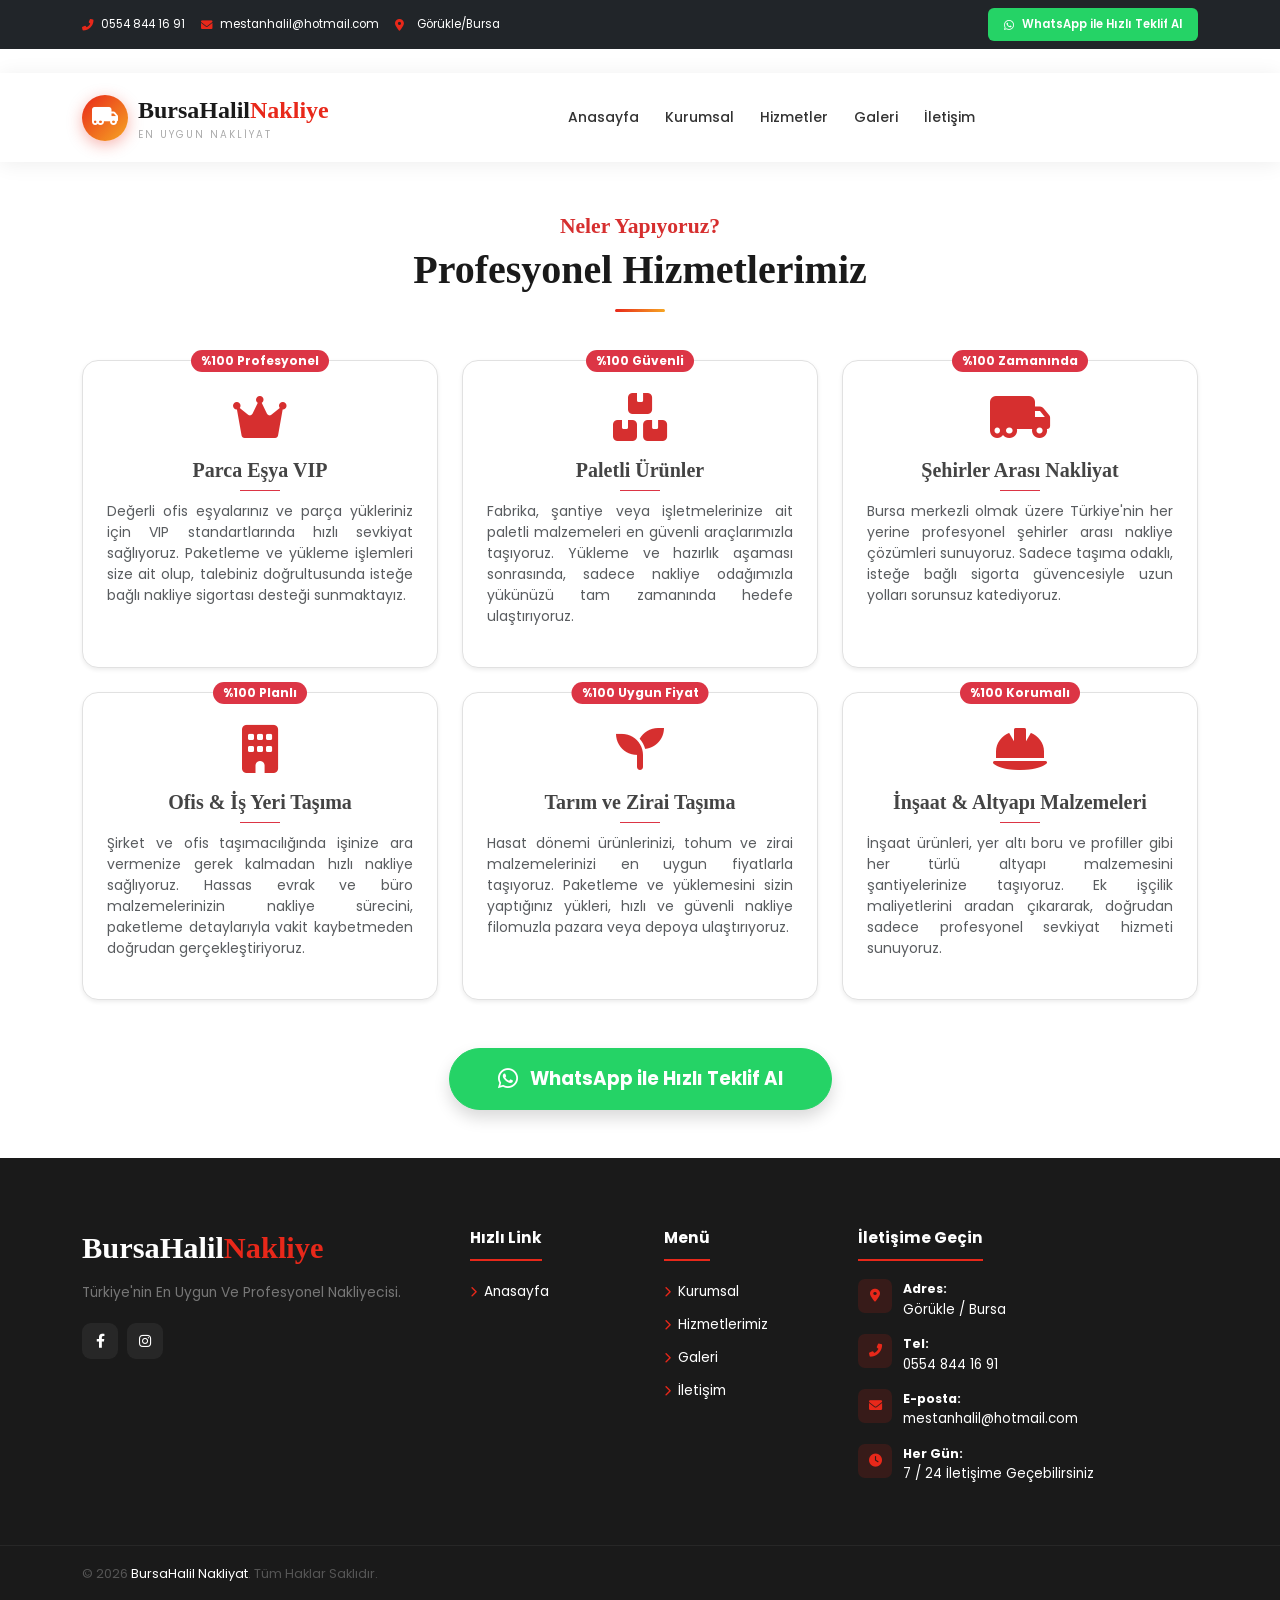
<file: hizmetler.html>
<!DOCTYPE html>
<html lang="tr">
<head>
   <meta charset="UTF-8">
   <meta http-equiv="X-UA-Compatible" content="IE=edge">
   <meta name="viewport" content="width=device-width, initial-scale=1">
   <title>Bursa Halil Nakliyat | Görükle Evden Eve Taşımacılık</title>
   <meta name="author" content="Bursa Halil Nakliyat">
   <meta name="description" content="Bursa Halil Nakliyat olarak Görükle merkezli evden eve nakliyat, ofis taşıma, parça eşya ve şehirler arası nakliye hizmeti sunuyoruz. Güvenli ve uygun fiyatlar için hemen arayın.">
   <link rel="canonical" href="https://www.bursahalilnakliyat.com/">
   <meta name="theme-color" content="#d62f2f">
   
   <link href="https://fonts.googleapis.com/css2?family=Poppins:wght@300;400;500;600;700&display=swap" rel="stylesheet"/>
   
   <!-- CSS Dosyaları -->
   <link href="css/bootstrap.min.css" rel="stylesheet"/>
   <link href="css/aos.css" rel="stylesheet"/>
   <link href="css/swiper-bundle.min.css" rel="stylesheet"/>
   <link rel="stylesheet" href="css/all.min.css"/>
   <link rel="stylesheet" href="css/magnific-popup.css"/>
   <link rel="stylesheet" href="css/style.css" />
</head>
   <body>
       <!-- ============================================================
         TOP BAR
         ============================================================ -->
<div id="topbar" class="py-2 bg-dark text-white">
  <div class="container">
    <div class="row align-items-center gy-3">
      
      <!-- Sol Taraf: İletişim Bilgileri (Mobilde alt alta, masaüstünde yan yana) -->
<!-- Sol Taraf: İletişim Bilgileri (Küçük ekranda alt alta temiz durur, lg ve üzerinde tek satırda yan yana dizilir) -->
<div class="col-12 col-lg-7 d-flex flex-column flex-lg-row justify-content-center justify-content-lg-start align-items-center gap-3">
  
  <div class="d-flex align-items-center justify-content-center">
    <a href="tel:05548441691" class="text-white text-decoration-none small d-inline-flex align-items-center gap-2">
      <i class="fas fa-phone-alt" style="color: var(--primary);"></i> 0554 844 16 91
    </a>
  </div>

  <div class="d-flex align-items-center justify-content-center">
    <a href="mailto:mestanhalil@hotmail.com" class="text-white text-decoration-none small d-inline-flex align-items-center gap-2">
      <i class="fas fa-envelope" style="color: var(--primary);"></i> mestanhalil@hotmail.com
    </a>
  </div>

  <div class="d-flex align-items-center justify-content-center">
    <span class="small d-inline-flex align-items-center gap-2 text-white">
      <i class="fas fa-map-marker-alt" style="color: var(--primary);"></i> Görükle/Bursa
    </span>
  </div>

</div>

      <!-- Sağ Taraf: WhatsApp Butonu ve Sosyal Medya (Mobilde alt alta, masaüstünde yan yana) -->
      <div class="col-12 col-lg-5 d-flex flex-column flex-sm-row justify-content-center justify-content-lg-end align-items-center gap-3">
        <!-- WhatsApp Butonu -->
        <a href="https://wa.me/905548441691?text=Merhaba,%20nakliye%20hizmetleriniz%20hakkında%20fiyat%20teklifi%20almak%20istiyorum." 
           target="_blank" 
           class="text-white text-decoration-none small d-inline-flex align-items-center gap-2 px-3 py-2 rounded" 
           style="background-color: #25D366; font-weight: 600;">
          <i class="fab fa-whatsapp"></i> WhatsApp ile Hızlı Teklif Al
        </a>
        
        <!-- Sosyal Medya İkonları -->
        <!-- <div class="d-flex align-items-center gap-2">
          <a href="#" class="text-white-50 text-decoration-none small"><i class="fab fa-facebook-f"></i></a>
          <a href="#" class="text-white-50 text-decoration-none small ms-2"><i class="fab fa-instagram"></i></a>
        </div> -->
      </div>

    </div>
  </div>
</div><div class="tsoc">
                     <a href="#" aria-label="Facebook"><i class="fab fa-facebook-f"></i></a>
                     <a href="#" aria-label="Instagram"><i class="fab fa-instagram"></i></a>
                  </div>
               </div>
            </div>
         </div>
      </div>
      <!-- ============================================================
         NAVBAR
         ============================================================ -->
      <nav class="navbar navbar-expand-lg" id="nav">
         <div class="container">
            <a class="navbar-brand" href="index.html">
               <div class="blogo">
                  <div class="bico"><i class="fas fa-truck-moving"></i></div>
                  <div>
                     <div class="bname">BursaHalil<span>Nakliye</span></div>
                     <div class="bsub">En Uygun Nakliyat</div>
                  </div>
               </div>
            </a>
            <button class="navbar-toggler border-0" type="button" data-bs-toggle="collapse" data-bs-target="#navmenu" aria-label="Menüyü Aç">
            <i class="fas fa-bars" style="color:var(--primary);font-size:1.35rem;"></i>
            </button>
            <div class="collapse navbar-collapse" id="navmenu">
               <ul class="navbar-nav mx-auto">
                  <li class="nav-item"><a class="nav-link" href="index.html">Anasayfa</a></li>
                  <li class="nav-item"><a class="nav-link" href="kurumsal.html">Kurumsal</a></li>
                  <li class="nav-item"><a class="nav-link active" href="hizmetler.html">Hizmetler</a></li>
                  <li class="nav-item"><a class="nav-link" href="galeri.html">Galeri</a></li>
                  <li class="nav-item"><a class="nav-link" href="iletisim.html">İletişim</a></li>
               </ul>
            </div>
         </div>
      </nav>
 
 <section id="services" class="py-5 bg-white">
   <div class="container">
      <div class="text-center mb-5" data-aos="fade-up">
         <span class="slbl" style="color: #d62f2f; font-weight: 600;">Neler Yapıyoruz?</span>
         <h2 class="fw-bold" style="font-size: 2.5rem;">Profesyonel <span>Hizmetlerimiz</span></h2>
         <div class="sline" style="width: 50px; height: 3px; background-color: #d62f2f; margin: 15px auto;"></div>
      </div>

  <div class="row g-4">
    <!-- Hizmet 1 -->
    <div class="col-md-4" data-aos="fade-up" data-aos-delay="100">
       <div class="p-4 rounded-4 shadow-sm h-100 text-center position-relative" style="border: 1px solid #e1e1e1; background-color: #fff;">
          <span class="position-absolute top-0 start-50 translate-middle badge rounded-pill bg-danger" style="font-size: 0.75rem; padding: 5px 10px;">%100 Profesyonel</span>
          <!-- Eski Ev İkonu Yerine VIP/Prestij için Star-Half veya Gem uyumlu Crown İkonu -->
          <div class="mb-3 mt-2" style="color: #d62f2f;"><i class="fas fa-crown fa-3x"></i></div>
          <h3 class="h5 fw-bold mb-2">Parca Eşya VIP </h3>
          <hr class="text-danger mx-auto my-2" style="width: 40px; height: 3px; opacity: 1;">
          <p class="text-muted small" style="text-align: justify; text-justify: inter-word;">Değerli ofis eşyalarınız ve parça yükleriniz için VIP standartlarında hızlı sevkiyat sağlıyoruz. Paketleme ve yükleme işlemleri size ait olup, talebiniz doğrultusunda isteğe bağlı nakliye sigortası desteği sunmaktayız.</p>
       </div>
    </div>

    <!-- Hizmet 2 -->
    <div class="col-md-4" data-aos="fade-up" data-aos-delay="200">
       <div class="p-4 rounded-4 shadow-sm h-100 text-center position-relative" style="border: 1px solid #e1e1e1; background-color: #fff;">
          <span class="position-absolute top-0 start-50 translate-middle badge rounded-pill bg-danger" style="font-size: 0.75rem; padding: 5px 10px;">%100 Güvenli</span>
          <!-- Paletli Ürünler için Depolama/Palet çağrıştıran Boxes İkonu -->
          <div class="mb-3 mt-2" style="color: #d62f2f;"><i class="fas fa-boxes fa-3x"></i></div>
          <h3 class="h5 fw-bold mb-2">Paletli Ürünler</h3>
          <hr class="text-danger mx-auto my-2" style="width: 40px; height: 3px; opacity: 1;">
          <p class="text-muted small" style="text-align: justify; text-justify: inter-word;">Fabrika, şantiye veya işletmelerinize ait paletli malzemeleri en güvenli araçlarımızla taşıyoruz. Yükleme ve hazırlık aşaması sonrasında, sadece nakliye odağımızla yükünüzü tam zamanında hedefe ulaştırıyoruz.</p>
       </div>
    </div>

    <!-- Hizmet 3 -->
    <div class="col-md-4" data-aos="fade-up" data-aos-delay="300">
       <div class="p-4 rounded-4 shadow-sm h-100 text-center position-relative" style="border: 1px solid #e1e1e1; background-color: #fff;">
          <span class="position-absolute top-0 start-50 translate-middle badge rounded-pill bg-danger" style="font-size: 0.75rem; padding: 5px 10px;">%100 Zamanında</span>
          <!-- Uzun yol ve Şehirler arası nakliyatı en iyi temsil eden Tır/Kamyon İkonu -->
          <div class="mb-3 mt-2" style="color: #d62f2f;"><i class="fas fa-truck-moving fa-3x"></i></div>
          <h3 class="h5 fw-bold mb-2">Şehirler Arası Nakliyat</h3>
          <hr class="text-danger mx-auto my-2" style="width: 40px; height: 3px; opacity: 1;">
          <p class="text-muted small" style="text-align: justify; text-justify: inter-word;">Bursa merkezli olmak üzere Türkiye'nin her yerine profesyonel şehirler arası nakliye çözümleri sunuyoruz. Sadece taşıma odaklı, isteğe bağlı sigorta güvencesiyle uzun yolları sorunsuz katediyoruz.</p>
       </div>
    </div>

    <!-- Hizmet 4 -->
    <div class="col-md-4" data-aos="fade-up" data-aos-delay="400">
       <div class="p-4 rounded-4 shadow-sm h-100 text-center position-relative" style="border: 1px solid #e1e1e1; background-color: #fff;">
          <span class="position-absolute top-0 start-50 translate-middle badge rounded-pill bg-danger" style="font-size: 0.75rem; padding: 5px 10px;">%100 Planlı</span>
          <!-- Kurumsal Ofis ve İş yerlerini temsil eden Modern Ofis/Bina İkonu -->
          <div class="mb-3 mt-2" style="color: #d62f2f;"><i class="fas fa-building fa-3x"></i></div>
          <h3 class="h5 fw-bold mb-2">Ofis & İş Yeri Taşıma</h3>
          <hr class="text-danger mx-auto my-2" style="width: 40px; height: 3px; opacity: 1;">
          <p class="text-muted small" style="text-align: justify; text-justify: inter-word;">Şirket ve ofis taşımacılığında işinize ara vermenize gerek kalmadan hızlı nakliye sağlıyoruz. Hassas evrak ve büro malzemelerinizin nakliye sürecini, paketleme detaylarıyla vakit kaybetmeden doğrudan gerçekleştiriyoruz.</p>
       </div>
    </div>

    <!-- Hizmet 5 -->
    <div class="col-md-4" data-aos="fade-up" data-aos-delay="500">
       <div class="p-4 rounded-4 shadow-sm h-100 text-center position-relative" style="border: 1px solid #e1e1e1; background-color: #fff;">
          <span class="position-absolute top-0 start-50 translate-middle badge rounded-pill bg-danger" style="font-size: 0.75rem; padding: 5px 10px;">%100 Uygun Fiyat</span>
          <!-- Tarım, hasat ve zirai ürünleri simgeleyen Başak/Yaprak İkonu -->
          <div class="mb-3 mt-2" style="color: #d62f2f;"><i class="fas fa-seedling fa-3x"></i></div>
          <h3 class="h5 fw-bold mb-2">Tarım ve Zirai Taşıma</h3>
          <hr class="text-danger mx-auto my-2" style="width: 40px; height: 3px; opacity: 1;">
          <p class="text-muted small" style="text-align: justify; text-justify: inter-word;">Hasat dönemi ürünlerinizi, tohum ve zirai malzemelerinizi en uygun fiyatlarla taşıyoruz. Paketleme ve yüklemesini sizin yaptığınız yükleri, hızlı ve güvenli nakliye filomuzla pazara veya depoya ulaştırıyoruz.</p>
       </div>
    </div>

    <!-- Hizmet 6 -->
    <div class="col-md-4" data-aos="fade-up" data-aos-delay="600">
       <div class="p-4 rounded-4 shadow-sm h-100 text-center position-relative" style="border: 1px solid #e1e1e1; background-color: #fff;">
          <span class="position-absolute top-0 start-50 translate-middle badge rounded-pill bg-danger" style="font-size: 0.75rem; padding: 5px 10px;">%100 Korumalı</span>
          <!-- Evden eve taşıma yapan insan ikonu yerine Şantiye/İnşaat simgeleyen Baret İkonu -->
          <div class="mb-3 mt-2" style="color: #d62f2f;"><i class="fas fa-hard-hat fa-3x"></i></div>
          <h3 class="h5 fw-bold mb-2">İnşaat & Altyapı Malzemeleri</h3>
          <hr class="text-danger mx-auto my-2" style="width: 40px; height: 3px; opacity: 1;">
          <p class="text-muted small" style="text-align: justify; text-justify: inter-word;">İnşaat ürünleri, yer altı boru ve profiller gibi her türlü altyapı malzemesini şantiyelerinize taşıyoruz. Ek işçilik maliyetlerini aradan çıkararak, doğrudan sadece profesyonel sevkiyat hizmeti sunuyoruz.</p>
       </div>
    </div>
</div>

      <!-- WhatsApp Teklif Al Butonu -->
      <div class="text-center mt-5" data-aos="fade-up">
         <a href="https://wa.me/905548441691?text=Merhaba,%20nakliyat%20hizmetleriniz%20hakk%C4%B1nda%20fiyat%20teklifi%20almak%20istiyorum." 
            target="_blank" 
            class="btn btn-success btn-lg rounded-pill px-5 py-3 fw-bold shadow" 
            style="background-color: #25d366; border-color: #25d366; font-size: 1.15rem; transition: all 0.3s ease;">
            <i class="fab fa-whatsapp me-2 fa-lg"></i> WhatsApp ile Hızlı Teklif Al
         </a>
      </div>
   </div>
</section>
     
      <!-- FOOTER (Link Hataları Düzeltildi) -->
      <footer>
         <div class="container">
            <div class="row g-5">
               <div class="col-lg-4">
                  <div class="fnm">BursaHalil<span>Nakliye</span></div>
                  <p class="fdesc">Türkiye'nin En Uygun Ve Profesyonel Nakliyecisi.</p>
                  <div class="fsoc">
                     <a href="#" aria-label="Facebook"><i class="fab fa-facebook-f"></i></a>
                     <a href="#" aria-label="Instagram"><i class="fab fa-instagram"></i></a>
                  </div>
               </div>
               <div class="col-sm-6 col-lg-2">
                  <div class="ftit">Hızlı Link</div>
                  <ul class="flinks ps-0">
                     <li><a href="index.html"><i class="fas fa-chevron-right"></i>Anasayfa</a></li>
                  </ul>
               </div>
               <div class="col-sm-6 col-lg-2">
                  <div class="ftit">Menü</div>
                <ul class="flinks ps-0">
                     <li><a href="kurumsal.html"><i class="fas fa-chevron-right"></i>Kurumsal</a></li>
                     <li><a href="hizmetler.html"><i class="fas fa-chevron-right"></i>Hizmetlerimiz</a></li>
                     <li><a href="galeri.html"><i class="fas fa-chevron-right"></i>Galeri</a></li>
                     <li><a href="iletisim.html"><i class="fas fa-chevron-right"></i>İletişim</a></li>
                  </ul>
               </div>
               <div class="col-lg-4">
                  <div class="ftit">İletişime Geçin</div>
                  <div class="fci">
                     <div class="fciico"><i class="fas fa-map-marker-alt"></i></div>
                     <div class="fciinfo"><strong>Adres:</strong> Görükle / Bursa </div>
                  </div>
                  <div class="fci">
                     <div class="fciico"><i class="fas fa-phone-alt"></i></div>
                     <div class="fciinfo"><strong>Tel:</strong> <a href="tel:+905548441691">0554 844 16 91</a></div>
                  </div>
                  <div class="fci">
                     <div class="fciico"><i class="fas fa-envelope"></i></div>
                     <div class="fciinfo"><strong>E-posta:</strong> <a href="mailto:mestanhalil@hotmail.com" style="color:white !important">mestanhalil@hotmail.com</a></div>
                  </div>
                  <div class="fci">
                     <div class="fciico"><i class="fas fa-clock"></i></div>
                     <div class="fciinfo"><strong>Her Gün:</strong> 7 / 24 İletişime Geçebilirsiniz</div>
                  </div>
               </div>
            </div>
         </div>
         <div class="fbot">
            <div class="container">
               <div class="d-flex justify-content-between align-items-center flex-wrap gap-2">
                  <p>&copy; 2026 <span>BursaHalil Nakliyat</span>. Tüm Haklar Saklıdır. </p>
               </div>
            </div>
         </div>
      </footer>

      <!-- Back to top -->
      <button id="btt" onclick="window.scrollTo({top:0,behavior:'smooth'})" aria-label="Yukarı Çık"><i class="fas fa-chevron-up"></i></button>
    
      <!-- jQuery -->
      <script src="js/jquery-3.7.1.min.js"></script>
      <!-- Bootstrap 5 -->
      <script src="js/bootstrap.bundle.min.js"></script>
      <!-- AOS -->
      <script src="js/aos.js"></script>
      <!-- Swiper -->
      <script src="js/swiper-bundle.min.js"></script>
      <!-- Magnific Popup -->
      <script src="js/jquery.magnific-popup.min.js"></script>
      <!-- Main js -->
      <script src="js/main.js"></script>
<script>
  var swiper = new Swiper(".commentSwiper", {
    loop: true,
    autoplay: {
      delay: 15000,
      disableOnInteraction: false,
    },
    navigation: {
      nextEl: ".swiper-button-next",
      prevEl: ".swiper-button-prev",
    },
  });
</script>
   </body>
</html>
</file>
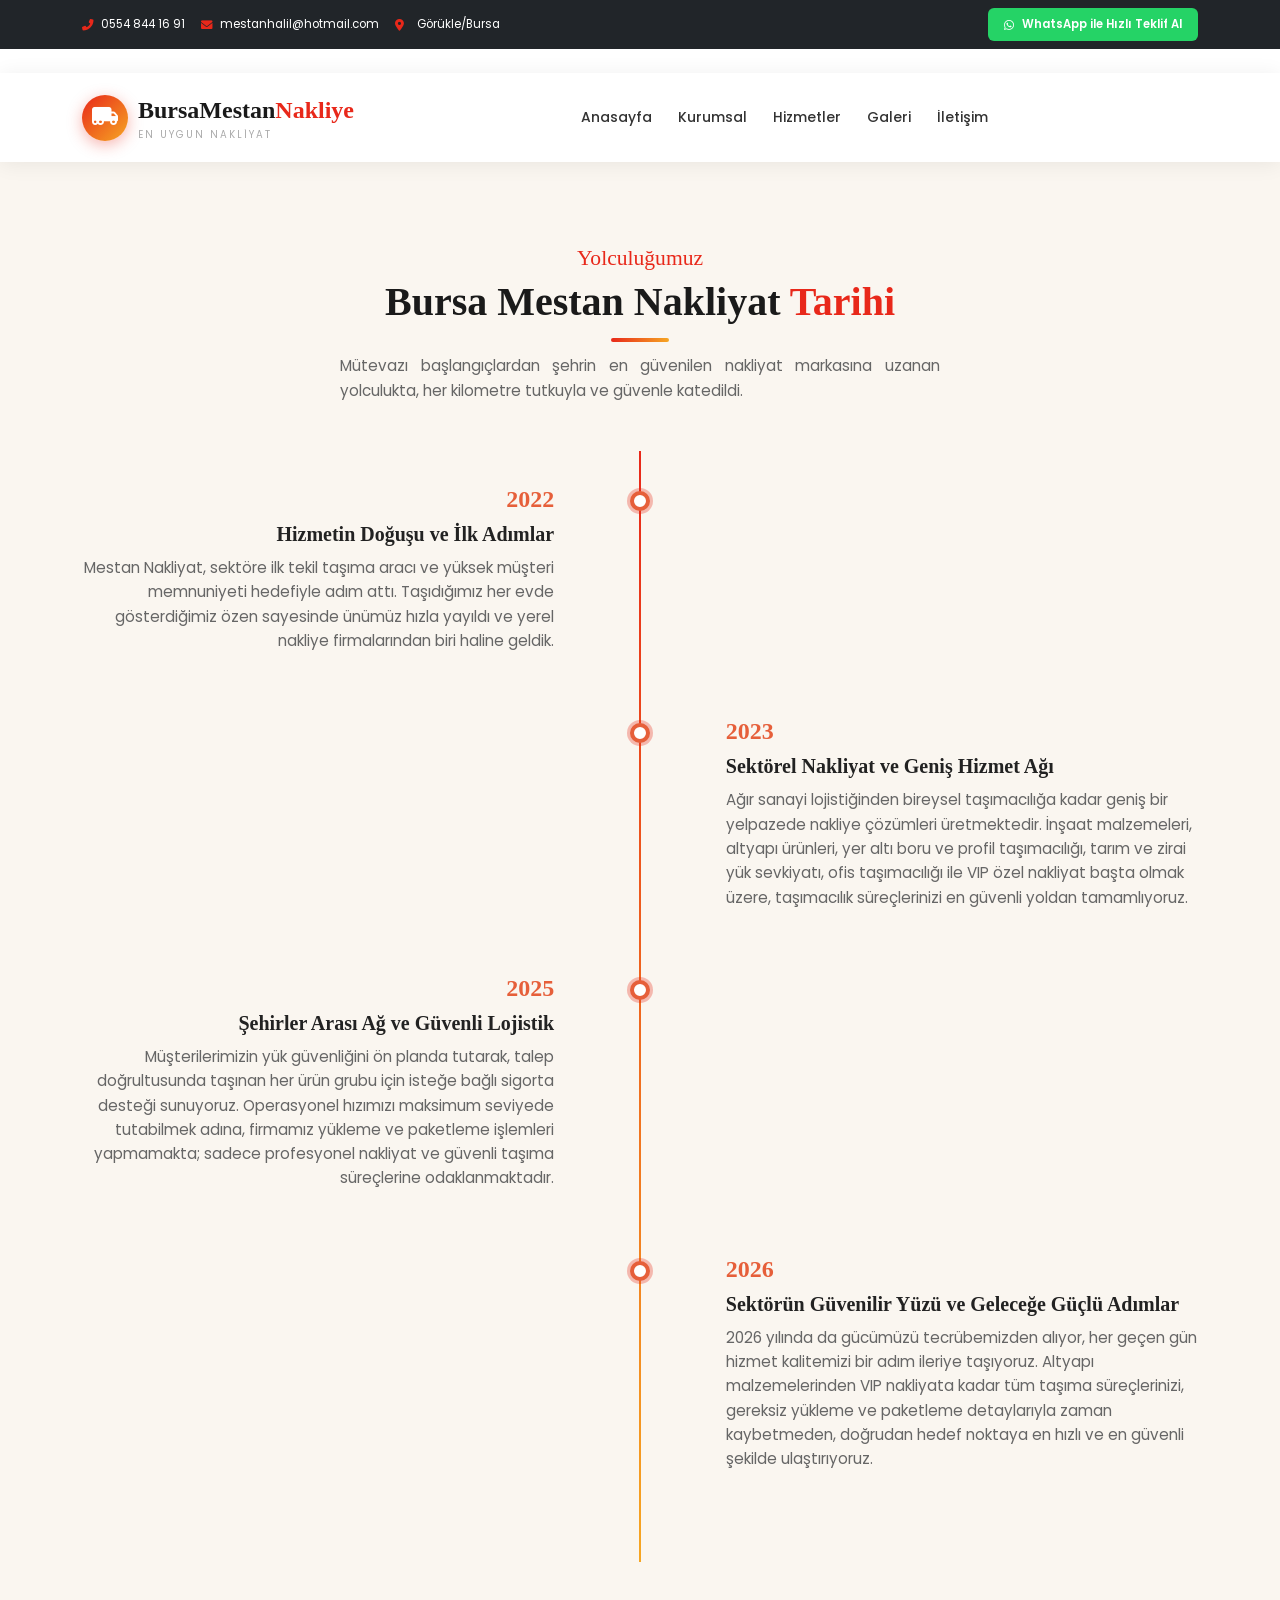
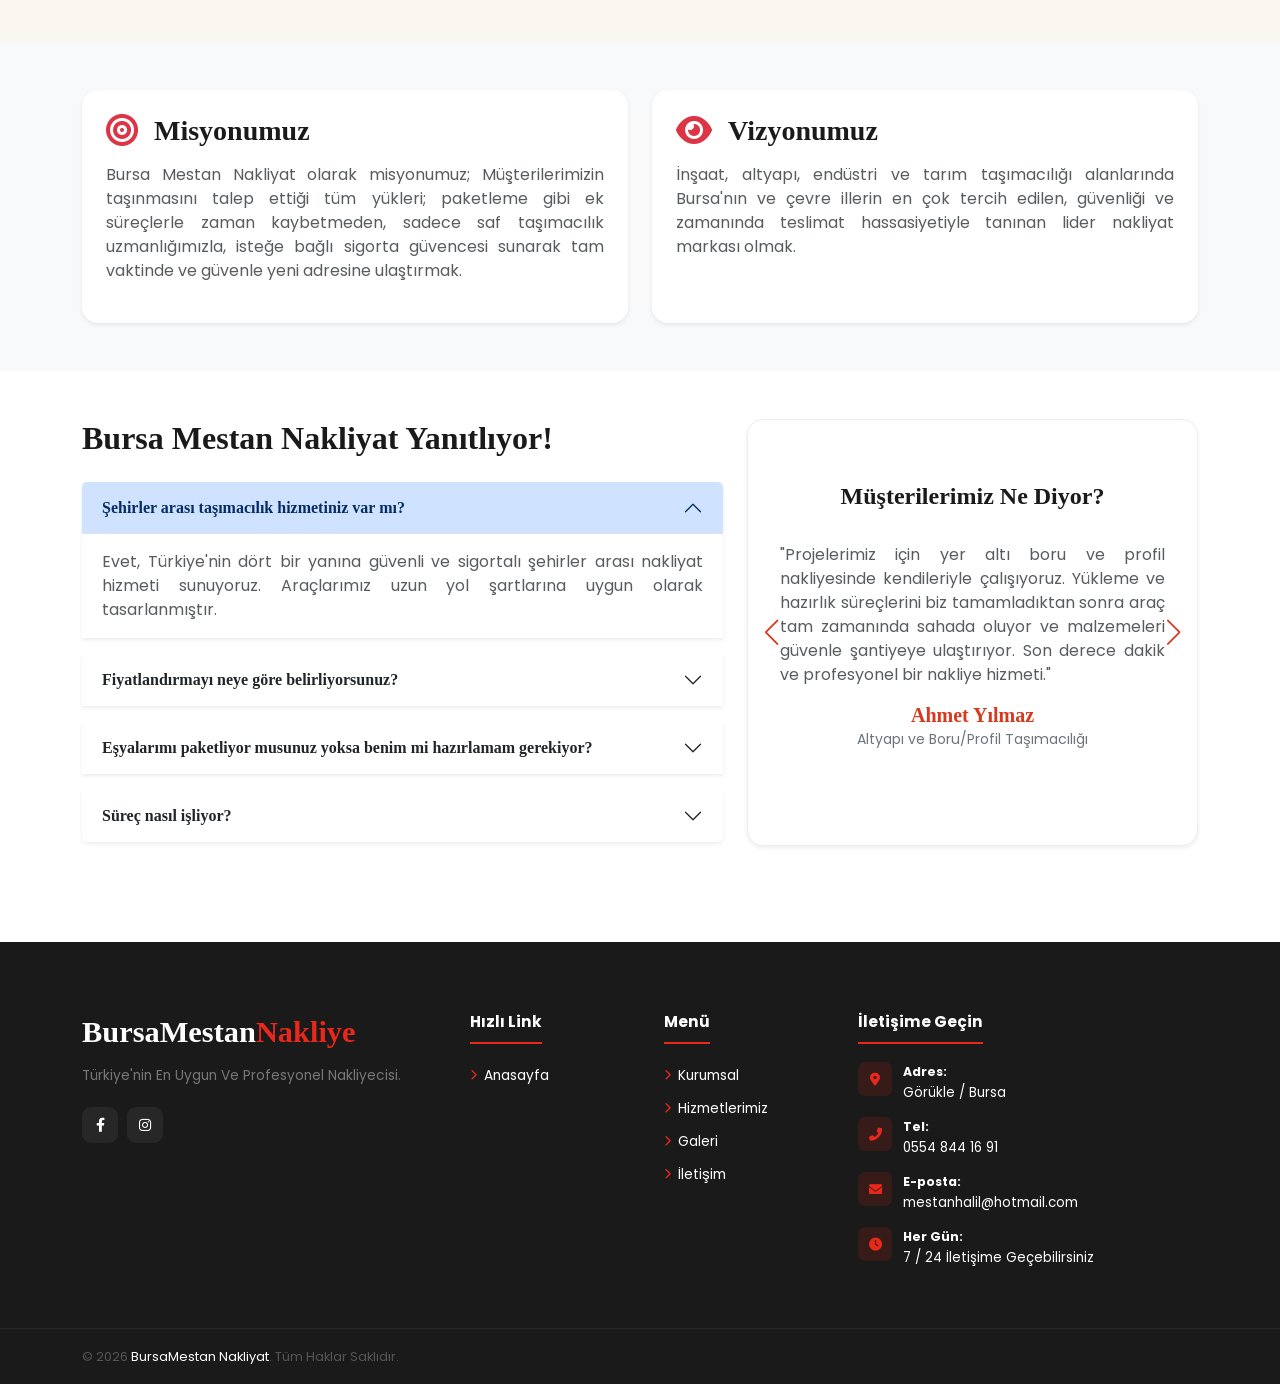
<file: kurumsal.html>
<!DOCTYPE html>
<html lang="tr">
<head>
   <meta charset="UTF-8">
   <meta http-equiv="X-UA-Compatible" content="IE=edge">
   <meta name="viewport" content="width=device-width, initial-scale=1">
   <title>Bursa Mestan Nakliyat | Görükle Evden Eve Taşımacılık</title>
   <meta name="author" content="Bursa Mestan Nakliyat">
   <meta name="description" content="Bursa Mestan Nakliyat olarak Görükle merkezli evden eve nakliyat, ofis taşıma, parça eşya ve şehirler arası nakliye hizmeti sunuyoruz. Güvenli ve uygun fiyatlar için hemen arayın.">
   <link rel="canonical" href="https://www.bursamestannakliyat.com/">
   <meta name="theme-color" content="#d62f2f">
   
   <link href="https://fonts.googleapis.com/css2?family=Poppins:wght@300;400;500;600;700&display=swap" rel="stylesheet"/>
   
   <!-- CSS Dosyaları -->
   <link href="css/bootstrap.min.css" rel="stylesheet"/>
   <link href="css/aos.css" rel="stylesheet"/>
   <link href="css/swiper-bundle.min.css" rel="stylesheet"/>
   <link rel="stylesheet" href="css/all.min.css"/>
   <link rel="stylesheet" href="css/magnific-popup.css"/>
   <link rel="stylesheet" href="css/style.css" />
</head>
   <body>
       <!-- ============================================================
         TOP BAR
         ============================================================ -->
<div id="topbar" class="py-2 bg-dark text-white">
  <div class="container">
    <div class="row align-items-center gy-3">
      
      <!-- Sol Taraf: İletişim Bilgileri (Mobilde alt alta, masaüstünde yan yana) -->
<!-- Sol Taraf: İletişim Bilgileri (Küçük ekranda alt alta temiz durur, lg ve üzerinde tek satırda yan yana dizilir) -->
<div class="col-12 col-lg-7 d-flex flex-column flex-lg-row justify-content-center justify-content-lg-start align-items-center gap-3">
  
  <div class="d-flex align-items-center justify-content-center">
    <a href="tel:05548441691" class="text-white text-decoration-none small d-inline-flex align-items-center gap-2">
      <i class="fas fa-phone-alt" style="color: var(--primary);"></i> 0554 844 16 91
    </a>
  </div>

  <div class="d-flex align-items-center justify-content-center">
    <a href="mailto:mestanhalil@hotmail.com" class="text-white text-decoration-none small d-inline-flex align-items-center gap-2">
      <i class="fas fa-envelope" style="color: var(--primary);"></i> mestanhalil@hotmail.com
    </a>
  </div>

  <div class="d-flex align-items-center justify-content-center">
    <span class="small d-inline-flex align-items-center gap-2 text-white">
      <i class="fas fa-map-marker-alt" style="color: var(--primary);"></i> Görükle/Bursa
    </span>
  </div>

</div>

      <!-- Sağ Taraf: WhatsApp Butonu ve Sosyal Medya (Mobilde alt alta, masaüstünde yan yana) -->
      <div class="col-12 col-lg-5 d-flex flex-column flex-sm-row justify-content-center justify-content-lg-end align-items-center gap-3">
        <!-- WhatsApp Butonu -->
        <a href="https://wa.me/905548441691?text=Merhaba,%20nakliye%20hizmetleriniz%20hakkında%20fiyat%20teklifi%20almak%20istiyorum." 
           target="_blank" 
           class="text-white text-decoration-none small d-inline-flex align-items-center gap-2 px-3 py-2 rounded" 
           style="background-color: #25D366; font-weight: 600;">
          <i class="fab fa-whatsapp"></i> WhatsApp ile Hızlı Teklif Al
        </a>
        
        <!-- Sosyal Medya İkonları -->
        <!-- <div class="d-flex align-items-center gap-2">
          <a href="#" class="text-white-50 text-decoration-none small"><i class="fab fa-facebook-f"></i></a>
          <a href="#" class="text-white-50 text-decoration-none small ms-2"><i class="fab fa-instagram"></i></a>
        </div> -->
      </div>

    </div>
  </div>
</div><div class="tsoc">
                     <a href="#" aria-label="Facebook"><i class="fab fa-facebook-f"></i></a>
                     <a href="#" aria-label="Instagram"><i class="fab fa-instagram"></i></a>
                  </div>
               </div>
            </div>
         </div>
      </div>
      <!-- ============================================================
         NAVBAR
         ============================================================ -->
      <nav class="navbar navbar-expand-lg" id="nav">
         <div class="container">
            <a class="navbar-brand" href="index.html">
               <div class="blogo">
                  <div class="bico"><i class="fas fa-truck-moving"></i></div>
                  <div>
                     <div class="bname">BursaMestan<span>Nakliye</span></div>
                     <div class="bsub">En Uygun Nakliyat</div>
                  </div>
               </div>
            </a>
            <button class="navbar-toggler border-0" type="button" data-bs-toggle="collapse" data-bs-target="#navmenu" aria-label="Menüyü Aç">
            <i class="fas fa-bars" style="color:var(--primary);font-size:1.35rem;"></i>
            </button>
            <div class="collapse navbar-collapse" id="navmenu">
               <ul class="navbar-nav mx-auto">
                  <li class="nav-item"><a class="nav-link" href="index.html">Anasayfa</a></li>
                  <li class="nav-item"><a class="nav-link active" href="kurumsal.html">Kurumsal</a></li>
                  <li class="nav-item"><a class="nav-link" href="hizmetler.html">Hizmetler</a></li>
                  <li class="nav-item"><a class="nav-link" href="galeri.html">Galeri</a></li>
                  <li class="nav-item"><a class="nav-link" href="iletisim.html">İletişim</a></li>
               </ul>
            </div>
         </div>
      </nav>
 
 <!-- ============================================================
           HISTORY (Temiz, Tekrarsız HTML & Responsive CSS Yapısı)
           ============================================================ -->
      <style>
         /* --- GENEL / MOBİL TASARIM (Ön tanımlı olarak Mobil Uyumlu: Hepsi Sağa Açılır) --- */
         #history {
            padding: 80px 0;
            background-color: #faf6f0; /* Şablonun krem rengi arka planı */
         }
         #history .timeline {
            position: relative;
            padding: 30px 0;
            margin-top: 40px;
         }
         /* Dikey Çizgi (Mobilde Sola Hizalı) */
         #history .timeline::before {
            content: '';
            position: absolute;
            top: 0;
            bottom: 0;
            left: 20px; /* Çizgi solda */
            width: 2px;
            background-color: #e65f3a; /* Şablonun turuncu/kırmızı çizgi rengi */
         }
         /* Her bir zaman tüneli satırı */
         #history .tli {
            position: relative;
            margin-bottom: 40px;
            display: flex;
            flex-direction: column;
            padding-left: 50px; /* Çizgiden sonra içerik boşluğu */
         }
         /* Zaman tüneli noktası (Mobilde Sola Hizalı) */
         #history .tldot {
            position: absolute;
            left: 11px; /* Çizginin tam üzerine denk gelecek şekilde */
            top: 5px;
            width: 20px;
            height: 20px;
            border-radius: 50%;
            background-color: #fff;
            border: 4px solid #e65f3a;
            z-index: 2;
         }
         #history .tlyear {
            font-size: 1.5rem;
            font-weight: 700;
            color: #e65f3a;
            margin-bottom: 5px;
         }
         #history h5 {
            font-size: 1.25rem;
            font-weight: 600;
            color: #222;
            margin-bottom: 10px;
         }
         #history p {
            color: #666;
            font-size: 0.95rem;
            line-height: 1.6;
            margin: 0;
         }

         /* --- TABLET VE ÜSTÜ EKRANLAR (992px ve Üzeri: Sağlı / Sollu Simetrik Düzen) --- */
         @media (min-width: 992px) {
            /* Çizgiyi Tam Ortaya Alıyoruz */
            #history .timeline::before {
               left: 50%;
               transform: translateX(-50%);
            }
            #history .tli {
               flex-direction: row;
               padding-left: 0;
               margin-bottom: 60px;
               width: 100%;
            }
            /* Noktayı Ortaya Alıyoruz */
            #history .tldot {
               left: 50%;
               transform: translateX(-50%);
               top: 10px;
            }
            /* İçerik Kutusu (Geniş ekranda genişliğin yarısını kaplayacak) */
            #history .tl-content {
               width: 45%;
               position: relative;
            }
            
            /* TEK YILLAR (2021, 2025) -> SOLDA Görünecek */
            #history .tli:nth-child(odd) {
               justify-content: flex-start;
            }
            #history .tli:nth-child(odd) .tl-content {
               text-align: right;
               padding-right: 30px;
            }

            /* ÇİFT YILLAR (2023, 2026) -> SAĞDA Görünecek */
            #history .tli:nth-child(even) {
               justify-content: flex-end;
            }
            #history .tli:nth-child(even) .tl-content {
               text-align: left;
               padding-left: 30px;
            }
         }
      </style>

      <section id="history">
         <div class="container">
            <div class="text-center mb-5" data-aos="fade-up">
               <span class="slbl">Yolculuğumuz</span>
               <h1 class="stitle" style="font-size: 2.5rem;">Bursa Mestan Nakliyat <span>Tarihi</span></h1>
               <div class="sline"></div>
               <p class="sdesc mx-auto" style="max-width: 600px; text-align: justify; text-justify: inter-word;">
                  Mütevazı başlangıçlardan şehrin en güvenilen nakliyat markasına uzanan yolculukta, her kilometre tutkuyla ve güvenle katedildi.
               </p>
            </div>
            
            <div class="timeline" data-aos="fade-up">
               
               <!-- 2022 (Mobilde Sağa, Masaüstünde Sola Hizalanır) -->
               <div class="tli">
                  <div class="tldot"></div>
                  <div class="tl-content">
                     <div class="tlyear">2022</div>
                     <h5>Hizmetin Doğuşu ve İlk Adımlar</h5>
                     <p>Mestan Nakliyat, sektöre ilk tekil taşıma aracı ve yüksek müşteri memnuniyeti hedefiyle adım attı. Taşıdığımız her evde gösterdiğimiz özen sayesinde ünümüz hızla yayıldı ve yerel nakliye firmalarından biri haline geldik.</p>
                  </div>
               </div>
               
               <!-- 2023 (Mobilde Sağa, Masaüstünde Sağa Hizalanır) -->
               <div class="tli">
                  <div class="tldot"></div>
                  <div class="tl-content">
                     <div class="tlyear">2023</div>
                     <h5>Sektörel Nakliyat ve Geniş Hizmet Ağı</h5>
                     <p>Ağır sanayi lojistiğinden bireysel taşımacılığa kadar geniş bir yelpazede nakliye çözümleri üretmektedir. İnşaat malzemeleri, altyapı ürünleri, yer altı boru ve profil taşımacılığı, tarım ve zirai yük sevkiyatı, ofis taşımacılığı ile VIP özel nakliyat başta olmak üzere, taşımacılık süreçlerinizi en güvenli yoldan tamamlıyoruz.</p>
                  </div>
               </div>
               
               <!-- 2025 (Mobilde Sağa, Masaüstünde Sola Hizalanır) -->
               <div class="tli">
                  <div class="tldot"></div>
                  <div class="tl-content">
                     <div class="tlyear">2025</div>
                     <h5>Şehirler Arası Ağ ve Güvenli Lojistik</h5>
                     <p>Müşterilerimizin yük güvenliğini ön planda tutarak, talep doğrultusunda taşınan her ürün grubu için isteğe bağlı sigorta desteği sunuyoruz. Operasyonel hızımızı maksimum seviyede tutabilmek adına, firmamız yükleme ve paketleme işlemleri yapmamakta; sadece profesyonel nakliyat ve güvenli taşıma süreçlerine odaklanmaktadır.</p>
                  </div>
               </div>
               
               <!-- 2026 (Mobilde Sağa, Masaüstünde Sağa Hizalanır) -->
               <div class="tli">
                  <div class="tldot"></div>
                  <div class="tl-content">
                     <div class="tlyear">2026</div>
                     <h5>Sektörün Güvenilir Yüzü ve Geleceğe Güçlü Adımlar</h5>
                     <p>2026 yılında da gücümüzü tecrübemizden alıyor, her geçen gün hizmet kalitemizi bir adım ileriye taşıyoruz. Altyapı malzemelerinden VIP nakliyata kadar tüm taşıma süreçlerinizi, gereksiz yükleme ve paketleme detaylarıyla zaman kaybetmeden, doğrudan hedef noktaya en hızlı ve en güvenli şekilde ulaştırıyoruz.</p>
                  </div>
               </div>

            </div>
         </div>
      </section>
 

<section id="mission-vision" class="py-5 bg-light">
   <div class="container">
      <div class="row g-4">
         <!-- Misyonumuz -->
         <div class="col-md-6" data-aos="fade-right">
            <div class="p-4 bg-white rounded-4 shadow-sm border-0 h-100">
               <div class="d-flex align-items-center mb-3">
                  <i class="fas fa-bullseye fa-2x text-danger me-3"></i>
                  <h3 class="fw-bold mb-0">Misyonumuz</h3>
               </div>
               <p class="text-muted" style="text-align: justify;">
                  Bursa Mestan Nakliyat olarak misyonumuz; Müşterilerimizin taşınmasını talep ettiği tüm yükleri; paketleme gibi ek süreçlerle zaman kaybetmeden, sadece saf taşımacılık uzmanlığımızla, isteğe bağlı sigorta güvencesi sunarak tam vaktinde ve güvenle yeni adresine ulaştırmak.</p>
            </div>
         </div>
         <!-- Vizyonumuz -->
         <div class="col-md-6" data-aos="fade-left">
            <div class="p-4 bg-white rounded-4 shadow-sm border-0 h-100">
               <div class="d-flex align-items-center mb-3">
                  <i class="fas fa-eye fa-2x text-danger me-3"></i>
                  <h3 class="fw-bold mb-0">Vizyonumuz</h3>
               </div>
               <p class="text-muted" style="text-align: justify;">
                  İnşaat, altyapı, endüstri ve tarım taşımacılığı alanlarında Bursa'nın ve çevre illerin en çok tercih edilen, güvenliği ve zamanında teslimat hassasiyetiyle tanınan lider nakliyat markası olmak.
               </p>
            </div>
         </div>
      </div>
   </div>
</section>
<div class="container my-5 pb-5 mb-5">
    <div class="row">
        <!-- Sol Taraf: Sıkça Sorulan Sorular -->
        <div class="col-md-7 mb-4 mb-md-0">
            <h2 class="mb-4 fw-bold">Bursa Mestan Nakliyat Yanıtlıyor!</h2>
            
            <div class="accordion" id="faqAccordion">
                <!-- Soru 1 -->
                <div class="accordion-item mb-3 border-0 shadow-sm">
                    <h3 class="accordion-header" id="headingOne">
                        <button class="accordion-button fw-bold" type="button" data-bs-toggle="collapse" data-bs-target="#collapseOne" aria-expanded="true" aria-controls="collapseOne">
                            Şehirler arası taşımacılık hizmetiniz var mı?
                        </button>
                    </h3>
                    <div id="collapseOne" class="accordion-collapse collapse show" aria-labelledby="headingOne" data-bs-parent="#faqAccordion">
                        <div class="accordion-body text-muted" style="text-align: justify;">
                            Evet, Türkiye'nin dört bir yanına güvenli ve sigortalı şehirler arası nakliyat hizmeti sunuyoruz. Araçlarımız uzun yol şartlarına uygun olarak tasarlanmıştır.
                        </div>
                    </div>
                </div>

                <!-- Soru 2 -->
                <div class="accordion-item mb-3 border-0 shadow-sm">
                    <h3 class="accordion-header" id="headingTwo">
                        <button class="accordion-button collapsed fw-bold" type="button" data-bs-toggle="collapse" data-bs-target="#collapseTwo" aria-expanded="false" aria-controls="collapseTwo">
                            Fiyatlandırmayı neye göre belirliyorsunuz?
                        </button>
                    </h3>
                    <div id="collapseTwo" class="accordion-collapse collapse" aria-labelledby="headingTwo" data-bs-parent="#faqAccordion">
                        <div class="accordion-body text-muted" style="text-align: justify;">
                        <div class="pricing-policy">
                           <p class="pricing-intro">Size en uygun bütçeyi çıkarabilmek için fiyat tekliflerimizi şu 3 temel kritere göre şekillendiriyoruz:</p>
                              <ul class="pricing-criteria list-unstyled ps-0">
                                <li class="mb-2"><i class="fas fa-route text-danger me-2"></i> Mesafe bazlı ücretlendirme (KM)</li>
                                <li class="mb-2"><i class="fas fa-clock text-danger me-2"></i> Yükleme ve indirme esnasındaki zaman kaybı / araç bekleme süreleri</li>
                                <li class="mb-2"><i class="fas fa-weight text-danger me-2"></i> Yükün hacmi, tonajı ve türü</li>
                               </ul>
                           <p class="pricing-outro mt-3 fw-bold">Hizmet detaylarınızı bize ileterek dakikalar içinde en doğru fiyat teklifini alabilirsiniz.</p>
                        </div>
                        </div>
                    </div>
                </div>

                <!-- Soru 3 -->
                <div class="accordion-item mb-3 border-0 shadow-sm">
                    <h3 class="accordion-header" id="headingThree">
                        <button class="accordion-button collapsed fw-bold" type="button" data-bs-toggle="collapse" data-bs-target="#collapseThree" aria-expanded="false" aria-controls="collapseThree">
                            Eşyalarımı paketliyor musunuz yoksa benim mi hazırlamam gerekiyor?
                        </button>
                    </h3>
                    <div id="collapseThree" class="accordion-collapse collapse" aria-labelledby="headingThree" data-bs-parent="#faqAccordion">
                        <div class="accordion-body text-muted" style="text-align: justify;">
                           <div class="service-policy">
    <p class="policy-intro">Sürecin hızlı ve ekonomik ilerlemesi adına firmamızın çalışma prensipleri şu şekildedir:</p>
    <ul class="policy-list list-unstyled ps-0">
        <li class="mb-2"><i class="fas fa-box text-danger me-2"></i> <strong>Paketleme ve Yükleme:</strong> Taşıma öncesi ürünlerin paketlenmesi, hazırlanması ve araca yüklenmesi işlemleri tamamen müşterilerimize aittir.</li>
        <li class="mb-2"><i class="fas fa-truck text-danger me-2"></i> <strong>Yalnızca Nakliye:</strong> Firmamız sadece profesyonel nakliyat (taşıma) ve sevkiyat hizmeti sunmaktadır.</li>
        <li class="mb-2"><i class="fas fa-shield-alt text-danger me-2"></i> <strong>İsteğe Bağlı Sigorta:</strong> Talebiniz doğrultusunda taşınacak yükleriniz için yolculuk boyunca geçerli sigorta desteği sağlamaktayız.</li>
    </ul>
</div>
                        </div>
                    </div>
                </div>

                <!-- Soru 4 -->
                <div class="accordion-item mb-1 border-0 shadow-sm">
                    <h3 class="accordion-header" id="headingFour">
                        <button class="accordion-button collapsed fw-bold" type="button" data-bs-toggle="collapse" data-bs-target="#collapseFour" aria-expanded="false" aria-controls="collapseFour">
                            Süreç nasıl işliyor?
                        </button>
                    </h3>
                    <div id="collapseFour" class="accordion-collapse collapse" aria-labelledby="headingFour" data-bs-parent="#faqAccordion">
                        <div class="accordion-body text-muted" style="text-align: justify;">
                           <div class="faq-item">
                              <h5 class="faq-question fw-bold text-dark">
                              <i class="fas fa-calendar-check text-danger me-2"></i>Taşıma süreci nasıl işliyor ve ne kadar süre önce iletişime geçmeliyiz?
                              </h5>
                           <p class="faq-answer text-muted ps-4">
        Bizimle iletişime geçip rota ve yük detaylarını ilettiğinizde size en uygun zaman planlamasını yapıyoruz. Paketleme ve yükleme işlemleri tamamen size (müşterilerimize) ait olduğundan, <strong>yükünüzün hazır olacağı gün ve saatten en az 24 saat önce</strong> bizimle koordinasyon sağlamanız, aracımızın tam zamanında adreste hazır bulunması açısından en sağlıklı yöntemdir.
                           </p>
                           </div>
                        </div>
                    </div>
                </div>
            </div>
        </div>

        <!-- Sağ Taraf: Müşteri Yorumları Slider Bölümü -->
        <div class="col-md-5 d-flex align-items-stretch">
            <div class="w-100 p-4 rounded-4 shadow-sm d-flex flex-column justify-content-center position-relative" style="background-color: #fff; border: 1px solid #eee; min-height: 280px !important;">
                <h4 class="mb-4 text-center fw-bold">Müşterilerimiz Ne Diyor?</h4>
                
                <div class="swiper commentSwiper w-100 px-20 overflow-hidden">
                    <div class="swiper-wrapper">
                        <!-- Yorum 1 -->
                        <div class="swiper-slide p-2">
                            <p class="text-muted italic" style="text-align: justify; text-justify: inter-word;">"Projelerimiz için yer altı boru ve profil nakliyesinde kendileriyle çalışıyoruz. Yükleme ve hazırlık süreçlerini biz tamamladıktan sonra araç tam zamanında sahada oluyor ve malzemeleri güvenle şantiyeye ulaştırıyor. Son derece dakik ve profesyonel bir nakliye hizmeti."</p>
                            <div class="text-center">
                                <h5 class="mt-3 mb-0 fw-bold" style="color: #d9381e;">Ahmet Yılmaz</h5>
                                <small class="text-secondary">Altyapı ve Boru/Profil Taşımacılığı</small>
                            </div>
                        </div>

                        <!-- Yorum 2 -->
                        <div class="swiper-slide p-2">
                            <p class="text-muted italic" style="text-align: justify; text-justify: inter-word;">"Hasat döneminde tarım ve zirai ürünlerimizin Bursa geneline ve çevre illere sevkiyatı için tercih ediyoruz. Paketleme ve yükleme işlerini kendi ekibimizle yapıyoruz, Halil Nakliyat ise sadece nakliye odaklı çalıştığı için çok hızlı ve piyasaya göre çok daha ekonomik çözümler sunuyor. Çok memnunuz."</p>
                            <div class="text-center">
                                <h5 class="mt-3 mb-0 fw-bold" style="color: #d9381e;">Murat Kaya</h5>
                                <small class="text-secondary">Çiftçi</small>
                            </div>
                        </div>

                        <!-- Yorum 3 -->
                        <div class="swiper-slide p-2">
                            <p class="text-muted italic" style="text-align: justify; text-justify: inter-word;">"Yeni ofisimizin VIP taşımacılık ve hassas evrak nakliyesi sürecini kusursuz yönettiler. Söylenen saatte adreste hazır bulundular ve koordineli bir şekilde nakliye işlemini tamamladılar. İşini ciddiyetle yapan, güvenilir bir nakliye ortağı."</p>
                            <div class="text-center">
                                <h5 class="mt-3 mb-0 fw-bold" style="color: #d9381e;">Zeynep Kaya</h5>
                                <small class="text-secondary">Şirket Müdürü</small>
                            </div>
                        </div>
                    </div>
                </div>

                <!-- Sağ ve Sol Ok Butonları -->
                <div class="swiper-button-prev" style="color: #d9381e; transform: scale(0.6); left: 10px;"></div>
                <div class="swiper-button-next" style="color: #d9381e; transform: scale(0.6); right: 10px;"></div>
            </div>
        </div>
    </div>
</div>

      <!-- FOOTER (Link Hataları Düzeltildi) -->
      <footer>
         <div class="container">
            <div class="row g-5">
               <div class="col-lg-4">
                  <div class="fnm">BursaMestan<span>Nakliye</span></div>
                  <p class="fdesc">Türkiye'nin En Uygun Ve Profesyonel Nakliyecisi.</p>
                  <div class="fsoc">
                     <a href="#" aria-label="Facebook"><i class="fab fa-facebook-f"></i></a>
                     <a href="#" aria-label="Instagram"><i class="fab fa-instagram"></i></a>
                  </div>
               </div>
               <div class="col-sm-6 col-lg-2">
                  <div class="ftit">Hızlı Link</div>
                  <ul class="flinks ps-0">
                     <li><a href="index.html"><i class="fas fa-chevron-right"></i>Anasayfa</a></li>
                  </ul>
               </div>
               <div class="col-sm-6 col-lg-2">
                  <div class="ftit">Menü</div>
                <ul class="flinks ps-0">
                     <li><a href="kurumsal.html"><i class="fas fa-chevron-right"></i>Kurumsal</a></li>
                     <li><a href="hizmetler.html"><i class="fas fa-chevron-right"></i>Hizmetlerimiz</a></li>
                     <li><a href="galeri.html"><i class="fas fa-chevron-right"></i>Galeri</a></li>
                     <li><a href="iletisim.html"><i class="fas fa-chevron-right"></i>İletişim</a></li>
                  </ul>
               </div>
               <div class="col-lg-4">
                  <div class="ftit">İletişime Geçin</div>
                  <div class="fci">
                     <div class="fciico"><i class="fas fa-map-marker-alt"></i></div>
                     <div class="fciinfo"><strong>Adres:</strong> Görükle / Bursa </div>
                  </div>
                  <div class="fci">
                     <div class="fciico"><i class="fas fa-phone-alt"></i></div>
                     <div class="fciinfo"><strong>Tel:</strong> <a href="tel:+905548441691">0554 844 16 91</a></div>
                  </div>
                  <div class="fci">
                     <div class="fciico"><i class="fas fa-envelope"></i></div>
                     <div class="fciinfo"><strong>E-posta:</strong> <a href="mailto:mestanhalil@hotmail.com" style="color:white !important">mestanhalil@hotmail.com</a></div>
                  </div>
                  <div class="fci">
                     <div class="fciico"><i class="fas fa-clock"></i></div>
                     <div class="fciinfo"><strong>Her Gün:</strong> 7 / 24 İletişime Geçebilirsiniz</div>
                  </div>
               </div>
            </div>
         </div>
         <div class="fbot">
            <div class="container">
               <div class="d-flex justify-content-between align-items-center flex-wrap gap-2">
                  <p>&copy; 2026 <span>BursaMestan Nakliyat</span>. Tüm Haklar Saklıdır. </p>
               </div>
            </div>
         </div>
      </footer>

      <!-- Back to top -->
      <button id="btt" onclick="window.scrollTo({top:0,behavior:'smooth'})" aria-label="Yukarı Çık"><i class="fas fa-chevron-up"></i></button>
    
      <!-- jQuery -->
      <script src="js/jquery-3.7.1.min.js"></script>
      <!-- Bootstrap 5 -->
      <script src="js/bootstrap.bundle.min.js"></script>
      <!-- AOS -->
      <script src="js/aos.js"></script>
      <!-- Swiper -->
      <script src="js/swiper-bundle.min.js"></script>
      <!-- Magnific Popup -->
      <script src="js/jquery.magnific-popup.min.js"></script>
      <!-- Main js -->
      <script src="js/main.js"></script>
<script>
  var swiper = new Swiper(".commentSwiper", {
    loop: true,
    autoplay: {
      delay: 15000,
      disableOnInteraction: false,
    },
    navigation: {
      nextEl: ".swiper-button-next",
      prevEl: ".swiper-button-prev",
    },
  });
</script>
   </body>
</html>
</file>
<file: css/style.css>
:root {
  --primary: #e8281a;
  --secondary: #f6a623;
  --dark: #1a1a1a;
  --green: #2d6a4f;
  --cream: #fff8f0;
  --cream2: #fef0dc;
  --light: #f9f5f0;
  --shadow: 0 8px 40px rgba(0, 0, 0, 0.1);
  --shadow-lg: 0 20px 60px rgba(0, 0, 0, 0.18);
}
* {
  margin: 0;
  padding: 0;
  box-sizing: border-box;
}

html {
  scroll-behavior: smooth;
}
body {
  font-family: "Poppins", sans-serif;
  color: #444;
  background: #fff;
  overflow-x: hidden;
}
h1,
h2,
h3,
h4,
h5 {
  font-family: "Playfair Display", serif;
  color: var(--dark);
}
.contact-card {
            border: none;
            border-radius: 15px;
            box-shadow: 0 10px 30px rgba(0,0,0,0.05);
            background: #fff;
            overflow: hidden;
        }
        /* Harita Kutusu */
        #map {
            height: 400px;
            width: 100%;
            border-radius: 12px;
            box-shadow: inset 0 0 10px rgba(0,0,0,0.1);
        }
        /* WhatsApp Butonu */
        .btn-whatsapp {
            background-color: #25D366;
            color: white;
            font-weight: 600;
            border-radius: 50px;
            padding: 12px 30px;
            font-size: 1.1rem;
            transition: all 0.3s ease;
            box-shadow: 0 4px 15px rgba(37, 211, 102, 0.3);
            display: inline-flex;
            align-items: center;
            justify-content: center;
            gap: 10px;
            text-decoration: none;
        }
        .btn-whatsapp:hover {
            background-color: #20ba5a;
            color: white;
            transform: translateY(-2px);
            box-shadow: 0 6px 20px rgba(37, 211, 102, 0.4);
        }
        .info-icon {
            color: #0d6efd;
            font-size: 1.5rem;
            width: 40px;
        }
a {
  text-decoration: none;
  transition: all 0.3s;
}
a,
a:link,
a:visited,
a:hover,
a:active {
    color: #fff !important;
    text-decoration: none;
}
.top-contact span {
    color: #fff !important;
}

.top-contact span i {
    color: #fff !important;
}
img {
  max-width: 100%;
}
::-webkit-scrollbar {
  width: 5px;
}
::-webkit-scrollbar-thumb {
  background: var(--primary);
  border-radius: 10px;
}
.top-contact a {
    color: #fff;
    text-decoration: none;
}

.top-contact a:hover {
    color: #fff;
    text-decoration: none;
}
.fciinfo a {
    color: #fff !important;
    text-decoration: none;
}

.fciinfo a:hover {
    color: #fff !important;
}
.ttag {
    color: #fff !important;
}

.ttag i {
    color: #20ba5a !important; /* Ateş ikonu kırmızı kalsın istersen */
}

.top-contact i {
    color: #ffb000; /* Telefon, mail ve konum ikonları */
}
.fciinfo {
    color:white;
}
footer a {
    color: var(--primary) !important;
}
/* ===================== TOP BAR ===================== */
#topbar {
  background: #111;
  padding: 8px 0;
  font-size: 0.82rem;
}
#topbar span {
  color: #aaa;
  margin-right: 16px;
}
#topbar span i {
  color: var(--secondary);
  margin-right: 5px;
}
#topbar .tsoc a {
  width: 27px;
  height: 27px;
  border-radius: 50%;
  background: rgba(255, 255, 255, 0.08);
  display: inline-flex;
  align-items: center;
  justify-content: center;
  color: #bbb;
  font-size: 0.75rem;
  margin-left: 5px;
  transition: 0.3s;
}
#topbar .tsoc a:hover {
  background: var(--primary);
  color: #fff;
}
.ttag {
  background: var(--primary);
  color: #fff;
  padding: 2px 10px;
  border-radius: 20px;
  font-size: 0.7rem;
  font-weight: 600;
  text-transform: uppercase;
}

/* ===================== NAVBAR ===================== */
#nav {
  background: #fff;
  position: sticky;
  top: 0;
  z-index: 990;
  box-shadow: 0 2px 20px rgba(0, 0, 0, 0.07);
  transition: 0.4s;
}
#nav.scrolled {
  box-shadow: 0 4px 30px rgba(0, 0, 0, 0.14);
}
.blogo {
  display: flex;
  align-items: center;
  gap: 10px;
}
.bico {
  width: 46px;
  height: 46px;
  border-radius: 50%;
  background: linear-gradient(135deg, var(--primary), var(--secondary));
  display: flex;
  align-items: center;
  justify-content: center;
  font-size: 1.3rem;
  color: #fff;
  box-shadow: 0 4px 15px rgba(232, 40, 26, 0.35);
}
.bname {
  font-family: "Playfair Display", serif;
  font-size: 1.5rem;
  font-weight: 900;
  color: var(--dark);
}
.bname span {
  color: var(--primary);
}
.bsub {
  font-size: 0.62rem;
  text-transform: uppercase;
  letter-spacing: 2px;
  color: #aaa;
}
.navbar-nav .nav-link {
  font-size: 0.87rem;
  font-weight: 500;
  color: #333 !important;
  padding: 26px 13px !important;
  position: relative;
}
.navbar-nav .nav-link::after {
  content: "";
  position: absolute;
  bottom: 0;
  left: 50%;
  transform: translateX(-50%);
  width: 0;
  height: 3px;
  background: var(--primary);
  border-radius: 3px 3px 0 0;
  transition: 0.3s;
}
.navbar-nav .nav-link:hover::after,
.navbar-nav .nav-link.active::after {
  width: 55%;
}
.navbar-nav .nav-link:hover {
  color: var(--primary) !important;
}
/* FIX 1 â€” Search btn in navbar */
#navSearchBtn {
  background: none;
  border: none;
  cursor: pointer;
  color: #555;
  font-size: 1rem;
  padding: 8px 10px;
  border-radius: 8px;
  transition: 0.3s;
}
#navSearchBtn:hover {
  background: rgba(232, 40, 26, 0.08);
  color: var(--primary);
}
.nav-cta {
  background: linear-gradient(135deg, var(--primary), #c01e12);
  color: #fff !important;
  border-radius: 8px;
  padding: 10px 20px !important;
  font-size: 0.84rem !important;
  font-weight: 600 !important;
  box-shadow: 0 4px 15px rgba(232, 40, 26, 0.3);
  margin-left: 6px;
}
.nav-cta::after {
  display: none !important;
}
.nav-cta:hover {
  transform: translateY(-2px);
  box-shadow: 0 8px 22px rgba(232, 40, 26, 0.4);
}

/* ===================== SECTION COMMONS ===================== */
section {
  padding: 88px 0;
}
.slbl {
  font-family: "Dancing Script", cursive;
  font-size: 1.35rem;
  color: var(--primary);
  display: block;
  margin-bottom: 4px;
}
.stitle {
  font-size: clamp(1.9rem, 4vw, 2.7rem);
  font-weight: 900;
  line-height: 1.2;
  margin-bottom: 12px;
}
.stitle span {
  color: var(--primary);
}
.sline {
  width: 58px;
  height: 4px;
  border-radius: 4px;
  background: linear-gradient(90deg, var(--primary), var(--secondary));
  margin: 0 auto 12px;
}
.sline.lft {
  margin-left: 0;
}
.sdesc {
  color: #777;
  font-size: 0.93rem;
  line-height: 1.8;
}
.btn-red {
  background: linear-gradient(135deg, var(--primary), #c01e12);
  color: #fff;
  border: none;
  border-radius: 50px;
  padding: 14px 32px;
  font-weight: 600;
  font-size: 0.93rem;
  box-shadow: 0 8px 24px rgba(232, 40, 26, 0.35);
  transition: 0.3s;
  display: inline-flex;
  align-items: center;
  gap: 9px;
  cursor: pointer;
  font-family: "Poppins", sans-serif;
}
.btn-red:hover {
  transform: translateY(-3px);
  box-shadow: 0 14px 34px rgba(232, 40, 26, 0.45);
  color: #fff;
}

/* ===================== HERO ===================== */
/* #hero {
background-image: url("../img/slider/wp2.jpeg"); 
min-height: 92vh;  display: flex;
  align-items: center;
  position: relative;
  overflow: hidden;
} */
 #hero {
  background: var(--cream);
  min-height: 92vh;
  display: flex;
  align-items: center;
  position: relative;
  overflow: hidden;
} 
.hbgtxt {
  position: absolute;
  top: 50%;
  left: 50%;
  transform: translate(-50%, -50%);
  font-size: 22vw;
  font-weight: 900;
  font-family: "Playfair Display", serif;
  color: rgba(0, 0, 0, 0.04);
  pointer-events: none;
  white-space: nowrap;
}
.hs {
  position: absolute;
  border-radius: 50%;
}
.hs1 {
  width: 480px;
  height: 480px;
  background: radial-gradient(circle, rgba(232, 40, 26, 0.07), transparent 70%);
  top: -90px;
  right: -80px;
  animation: fsh 8s ease-in-out infinite;
}
.hs2 {
  width: 280px;
  height: 280px;
  background: radial-gradient(
    circle,
    rgba(246, 166, 35, 0.09),
    transparent 70%
  );
  bottom: -50px;
  left: 8%;
  animation: fsh 10s ease-in-out infinite reverse;
}
@keyframes fsh {
  0%,
  100% {
    transform: translateY(0);
  }
  50% {
    transform: translateY(-28px);
  }
}
.hbadge {
  display: inline-flex;
  align-items: center;
  gap: 8px;
  background: #fff;
  border-radius: 30px;
  padding: 6px 16px 6px 6px;
  box-shadow: 0 4px 20px rgba(0, 0, 0, 0.1);
  margin-bottom: 22px;
}
.hbadge .hbi {
  width: 30px;
  height: 30px;
  border-radius: 50%;
  background: linear-gradient(135deg, var(--primary), var(--secondary));
  display: flex;
  align-items: center;
  justify-content: center;
  color: #fff;
  font-size: 0.78rem;
}
.hbadge span {
  font-size: 0.76rem;
  font-weight: 600;
  color: var(--dark);
}
.htitle {
  font-size: clamp(2.7rem, 6vw, 4.8rem);
  font-weight: 900;
  line-height: 1.1;
  margin-bottom: 18px;
}
.htitle .hl {
  color: var(--primary);
  position: relative;
  display: inline-block;
}
.htitle .hl::before {
  content: "";
  position: absolute;
  bottom: 2px;
  left: 0;
  right: 0;
  height: 7px;
  background: rgba(232, 40, 26, 0.14);
  border-radius: 4px;
  z-index: -1;
}
.hdesc {
  font-size: 1rem;
  color: #666;
  line-height: 1.8;
  max-width: 470px;
  margin-bottom: 30px;
}
/* FIX 2 â€” Video play button */
.btn-play {
  display: inline-flex;
  align-items: center;
  gap: 12px;
  color: var(--dark);
  font-weight: 600;
  font-size: 0.9rem;
  padding: 10px 16px;
  transition: 0.3s;
  cursor: pointer;
}
.btn-play .pico {
  width: 48px;
  height: 48px;
  border-radius: 50%;
  background: #fff;
  display: flex;
  align-items: center;
  justify-content: center;
  box-shadow: 0 6px 20px rgba(0, 0, 0, 0.12);
  color: #ffffff;
  font-size: 0.95rem;
  transition: 0.3s;
  flex-shrink: 0;
}
.btn-play:hover .pico {
  background: var(--primary);
  color: #fff;
  transform: scale(1.1);
}
.btn-play:hover {
  color: var(--primary);
}
.hstats {
  display: flex;
  gap: 20px;
  flex-wrap: wrap;
  margin-top: 12px;
}
.hstat .snum {
  font-family: "Playfair Display", serif;
  font-size: 1.9rem;
  font-weight: 900;
  color: var(--dark);
  display: block;
  line-height: 1;
}
.hstat .snum em {
  color: var(--primary);
  font-style: normal;
}
.hstat small {
  font-size: 0.7rem;
  color: #aaa;
  text-transform: uppercase;
  letter-spacing: 1px;
}
.sdiv {
  width: 1px;
  background: #ddd;
  height: 38px;
  align-self: center;
}
.hcircle {
  width: 480px;
  height: 480px;
  border-radius: 50%;
  background: radial-gradient(circle at 40% 40%, #fff8f0, #ffe5c8);
  display: flex;
  align-items: center;
  justify-content: center;
  margin: 0 auto;
  position: relative;
  box-shadow: 0 28px 76px rgba(232, 40, 26, 0.14);
}
.hcircle img {
  width: 90%;
  height: 90%;
  object-fit: cover;
  border-radius: 50%;
}
.fcard {
  position: absolute;
  background: #fff;
  border-radius: 11px;
  padding: 10px 15px;
  box-shadow: var(--shadow);
  display: flex;
  align-items: center;
  gap: 9px;
}
.fcard.fc1 {
  top: 55px;
  left: -15px;
  animation: fltc 4s ease-in-out infinite;
}
.fcard.fc2 {
  bottom: 75px;
  right: -25px;
  animation: fltc 4s ease-in-out infinite 1.5s;
}
.fcard.fc3 {
  top: 38%;
  right: -45px;
  animation: fltc 4s ease-in-out infinite 0.8s;
}
@keyframes fltc {
  0%,
  100% {
    transform: translateY(0);
  }
  50% {
    transform: translateY(-9px);
  }
}
.fcoi {
  width: 34px;
  height: 34px;
  border-radius: 8px;
  display: flex;
  align-items: center;
  justify-content: center;
  font-size: 0.95rem;
}
.fcoi.r {
  background: rgba(232, 40, 26, 0.11);
  color: var(--primary);
}
.fcoi.y {
  background: rgba(246, 166, 35, 0.14);
  color: var(--secondary);
}
.fcoi.g {
  background: rgba(45, 106, 79, 0.11);
  color: var(--green);
}
.fcnum {
  font-weight: 700;
  font-size: 0.92rem;
  color: var(--dark);
  display: block;
  line-height: 1;
}
.fcsm {
  font-size: 0.66rem;
  color: #999;
}

/* ===================== MARQUEE ===================== */
.mqsec {
  background: var(--primary);
  padding: 13px 0;
  overflow: hidden;
}
.mqtrack {
  display: flex;
  gap: 38px;
  white-space: nowrap;
  animation: mqrun 22s linear infinite;
}
.mqitem {
  display: inline-flex;
  align-items: center;
  gap: 10px;
  color: #fff;
  font-size: 0.86rem;
  font-weight: 500;
}
.mqitem i {
  color: rgba(255, 255, 255, 0.55);
  font-size: 0.55rem;
}
@keyframes mqrun {
  from {
    transform: translateX(0);
  }
  to {
    transform: translateX(-50%);
  }
}

/* ===================== ABOUT ===================== */
#about {
  background: #fff;
}
.astack {
  position: relative;
}
.amain {
  border-radius: 18px;
  overflow: hidden;
  box-shadow: var(--shadow-lg);
}
.amain img {
  width: 100%;
  height: 440px;
  object-fit: cover;
  display: block;
}
.asm {
  position: absolute;
  bottom: -26px;
  right: -26px;
  width: 170px;
  height: 170px;
  border-radius: 14px;
  overflow: hidden;
  border: 5px solid #fff;
  box-shadow: var(--shadow);
}
.asm img {
  width: 100%;
  height: 100%;
  object-fit: cover;
}
.aexp {
  position: absolute;
  top: 28px;
  left: -16px;
  background: var(--primary);
  color: #fff;
  border-radius: 14px;
  padding: 18px 22px;
  text-align: center;
  box-shadow: 0 10px 28px rgba(232, 40, 26, 0.4);
}
.aexp .anum {
  font-family: "Playfair Display", serif;
  font-size: 2.3rem;
  font-weight: 900;
  line-height: 1;
  display: block;
}
.aexp small {
  font-size: 0.7rem;
  opacity: 0.9;
}
.fti {
  display: flex;
  align-items: flex-start;
  gap: 13px;
  margin-bottom: 18px;
}
.ftico {
  width: 46px;
  height: 46px;
  border-radius: 11px;
  flex-shrink: 0;
  display: flex;
  align-items: center;
  justify-content: center;
  font-size: 1.15rem;
  transition: 0.3s;
}
.ftico.r {
  background: rgba(232, 40, 26, 0.1);
  color: var(--primary);
}
.ftico.y {
  background: rgba(246, 166, 35, 0.11);
  color: var(--secondary);
}
.ftico.g {
  background: rgba(45, 106, 79, 0.1);
  color: var(--green);
}
.fti:hover .ftico {
  transform: scale(1.1);
}
.fti h6 {
  font-size: 0.9rem;
  font-weight: 700;
  color: var(--dark);
  margin-bottom: 2px;
  font-family: "Poppins", sans-serif;
}
.fti p {
  font-size: 0.8rem;
  color: #888;
  margin: 0;
  line-height: 1.6;
}

/* ===================== MENU ===================== */
#menu {
  background: var(--light);
}

/* FIX 4 â€” Heart & Plus buttons stop propagation */
.mhrt {
  position: absolute;
  top: 13px;
  right: 13px;
  width: 33px;
  height: 33px;
  border-radius: 50%;
  background: #fff;
  display: flex;
  align-items: center;
  justify-content: center;
  color: #ccc;
  cursor: pointer;
  transition: 0.3s;
  box-shadow: 0 2px 9px rgba(0, 0, 0, 0.1);
}
.mhrt:hover {
  color: var(--primary);
  transform: scale(1.18);
}
.mbody {
  padding: 18px;
}
.mcat {
  font-size: 0.7rem;
  font-weight: 600;
  color: var(--secondary);
  text-transform: uppercase;
  letter-spacing: 1px;
  margin-bottom: 5px;
}
.mtit {
  font-size: 1.05rem;
  font-weight: 700;
  margin-bottom: 5px;
  font-family: "Playfair Display", serif;
}
.mdesc {
  font-size: 0.78rem;
  color: #aaa;
  margin-bottom: 13px;
  line-height: 1.5;
}
.mfoot {
  display: flex;
  align-items: center;
  justify-content: space-between;
}
.mprice {
  font-size: 1.25rem;
  font-weight: 800;
  color: var(--primary);
  font-family: "Playfair Display", serif;
}
.mprice small {
  font-size: 0.72rem;
  font-weight: 400;
  color: #ccc;
  text-decoration: line-through;
  margin-left: 5px;
}
.mstars {
  font-size: 0.73rem;
  color: var(--secondary);
}
/* FIX 4 â€” Plus button opens detail popup */
.madd {
  width: 36px;
  height: 36px;
  border-radius: 50%;
  background: linear-gradient(135deg, var(--primary), #c01e12);
  border: none;
  color: #fff;
  font-size: 1rem;
  display: flex;
  align-items: center;
  justify-content: center;
  cursor: pointer;
  transition: 0.3s;
  box-shadow: 0 4px 11px rgba(232, 40, 26, 0.28);
}
.madd:hover {
  transform: scale(1.15) rotate(90deg);
}

/* ===================== SPECIAL OFFER ===================== */

.cdlbl {
  font-size: 0.63rem;
  text-transform: uppercase;
  letter-spacing: 1px;
  color: rgba(255, 255, 255, 0.48);
  margin-top: 3px;
  display: block;
}
.spimgw {
  position: relative;
  text-align: center;
}
.spglow {
  position: absolute;
  top: 50%;
  left: 50%;
  transform: translate(-50%, -50%);
  width: 360px;
  height: 360px;
  border-radius: 50%;
  background: radial-gradient(
    circle,
    rgba(246, 166, 35, 0.24),
    transparent 70%
  );
}
.spimgw img {
  position: relative;
  z-index: 2;
  width: 100%;
  max-width: 440px;
  filter: drop-shadow(0 28px 56px rgba(246, 166, 35, 0.28));
  animation: fltimg 5s ease-in-out infinite;
}
@keyframes fltimg {
  0%,
  100% {
    transform: translateY(0);
  }
  50% {
    transform: translateY(-17px);
  }
}
.sppbdg {
  position: absolute;
  top: 18px;
  left: 18px;
  z-index: 3;
  background: var(--primary);
  color: #fff;
  width: 86px;
  height: 86px;
  border-radius: 50%;
  display: flex;
  flex-direction: column;
  align-items: center;
  justify-content: center;
  text-align: center;
  box-shadow: 0 8px 24px rgba(232, 40, 26, 0.5);
  animation: plsbdg 2.5s ease-in-out infinite;
}
@keyframes plsbdg {
  0%,
  100% {
    transform: scale(1);
  }
  50% {
    transform: scale(1.06);
    box-shadow: 0 12px 34px rgba(232, 40, 26, 0.7);
  }
}
.sppbdg .old {
  font-size: 0.68rem;
  text-decoration: line-through;
  opacity: 0.7;
}
.sppbdg .np {
  font-size: 1.25rem;
  font-weight: 900;
}

/* ===================== HISTORY â€” FIX 8 ===================== */
#history {
  background: var(--cream);
}
.timeline {
  position: relative;
  padding: 18px 0;
}
.timeline::before {
  content: "";
  position: absolute;
  left: 50%;
  transform: translateX(-50%);
  width: 2px;
  background: linear-gradient(to bottom, var(--primary), var(--secondary));
  top: 0;
  bottom: 0;
}
/* Grid: left-col | dot-col | right-col */
.tli {
  display: grid;
  grid-template-columns: 1fr 36px 1fr;
  margin-bottom: 50px;
  align-items: start;
}
.tl-left {
  padding-right: 32px;
  text-align: right;
}
.tl-center {
  display: flex;
  justify-content: center;
  padding-top: 5px;
}
.tl-right {
  padding-left: 32px;
  text-align: left;
}
/* ODD â†’ show LEFT text, hide RIGHT */
.tli:nth-child(odd) .tl-right {
  visibility: hidden;
}
/* EVEN â†’ hide LEFT, show RIGHT */
.tli:nth-child(even) .tl-left {
  visibility: hidden;
}
.tldot {
  width: 18px;
  height: 18px;
  border-radius: 50%;
  background: var(--primary);
  border: 4px solid #fff;
  box-shadow: 0 0 0 3px rgba(232, 40, 26, 0.3);
  flex-shrink: 0;
}
.tlyear {
  font-family: "Dancing Script", cursive;
  color: var(--primary);
  font-size: 1.15rem;
  margin-bottom: 3px;
}
.tl-left h5,
.tl-right h5 {
  font-size: 1.05rem;
  font-weight: 700;
  margin-bottom: 7px;
  font-family: "Playfair Display", serif;
  color: var(--dark);
}
.tl-left p,
.tl-right p {
  font-size: 0.83rem;
  color: #888;
  line-height: 1.7;
  margin: 0;
}
@media (max-width: 767px) {
    /* Zaman tüneli ana çizgisini mobilde biraz daha sola çekiyoruz */
    .timeline::before, 
    .timeline-line { /* Kodunda hangisi kullanıldıysa */
        left: 20px !important;
        transform: none !important;
    }

    /* Zaman tüneli kutularını mobilde tam genişlik yapıp içeriği kurtarıyoruz */
    .timeline-item, 
    .timeline-container {
        width: 100% !important;
        padding-left: 45px !important; /* Çizginin üstüne binmesin diye sol boşluk */
        padding-right: 15px !important;
        text-align: left !important; /* Mobilde tüm yazıları sola yasla ki okunsun */
        float: none !important;
        position: relative;
        margin-bottom: 30px;
    }

    /* Sağda ve solda olan elemanların mobilde aynı hizada durmasını sağlar */
    .timeline-item.left, 
    .timeline-item.right {
        left: 0 !important;
    }

    /* Mobildeki tarih ikonlarını / kırmızı yuvarlakları çizgiyle hizalıyoruz */
    .timeline-badge, 
    .timeline-icon,
    .timeline-item::after {
        left: 20px !important;
        margin-left: -8px !important; /* Yuvarlağın çizgiye tam ortalanması için */
        transform: none !important;
        top: 5px !important;
    }

    /* Zaman tüneli başlıklarının mobilde taşmasını engelliyoruz */
    .timeline-item h3, 
    .timeline-item h2,
    .timeline-item h5 {
        font-size: 1.25rem !important;
        margin-top: 5px !important;
    }
  .timeline::before {
    left: 16px;
  }
  .tli {
    grid-template-columns: 32px 1fr;
    gap: 0;
  }
  .tl-left {
    display: none;
  }
  .tl-right {
    display: block !important;
    visibility: visible !important;
    padding-left: 18px;
    text-align: left;
  }
  .tl-center {
    padding-top: 5px;
  }
  .tli:nth-child(even) .tl-left {
    display: none;
  }
  .tli:nth-child(odd) .tl-right {
    visibility: visible !important;
  }
}

/* ===================== HOURS ===================== */
#hours {
  background: linear-gradient(135deg, var(--green), #1a4a35);
  position: relative;
  overflow: hidden;
}
.hrsbg {
  position: absolute;
  inset: 0;
  opacity: 0.05;
  background: repeating-linear-gradient(
    45deg,
    #fff 0,
    #fff 1px,
    transparent 0,
    transparent 50%
  );
  background-size: 28px 28px;
}
.hrscard {
  background: rgba(255, 255, 255, 0.08);
  border: 1px solid rgba(255, 255, 255, 0.14);
  border-radius: 18px;
  padding: 28px;
}
.hrsrow {
  display: flex;
  justify-content: space-between;
  align-items: center;
  padding: 13px 0;
  border-bottom: 1px solid rgba(255, 255, 255, 0.09);
}
.hrsrow:last-child {
  border: none;
}
.hrsday {
  color: rgba(255, 255, 255, 0.78);
  font-size: 0.9rem;
  font-weight: 500;
}
.hrstime {
  color: #fff;
  font-weight: 700;
  font-size: 0.9rem;
}
.hdot {
  width: 7px;
  height: 7px;
  border-radius: 50%;
}
.hdot.on {
  background: #4ade80;
  box-shadow: 0 0 7px #4ade80;
}
.hdot.off {
  background: #ff6b6b;
}
.hrscta {
  background: var(--primary);
  border-radius: 18px;
  padding: 28px;
  text-align: center;
  box-shadow: 0 18px 48px rgba(232, 40, 26, 0.4);
}
.hrscta h4 {
  color: #fff;
  font-size: 1.4rem;
  font-weight: 800;
}
.hrscta p {
  color: rgba(255, 255, 255, 0.78);
  font-size: 0.86rem;
  margin: 9px 0 18px;
}
.btnw {
  background: #fff;
  color: var(--primary);
  border-radius: 50px;
  padding: 11px 28px;
  font-weight: 700;
  font-size: 0.88rem;
  display: inline-block;
  transition: 0.3s;
}
.btnw:hover {
  transform: translateY(-3px);
  box-shadow: 0 10px 24px rgba(0, 0, 0, 0.2);
  color: var(--primary);
}

/* ===================== TESTIMONIALS ===================== */
#testimonials {
  background: #fff;
}
.tescard {
  background: var(--cream);
  border-radius: 18px;
  padding: 28px;
  position: relative;
  overflow: hidden;
  transition: 0.4s;
}
.tescard:hover {
  transform: translateY(-5px);
  box-shadow: var(--shadow);
}
.tesq {
  position: absolute;
  top: 18px;
  right: 22px;
  font-size: 4.5rem;
  color: rgba(232, 40, 26, 0.07);
  font-family: "Playfair Display", serif;
  line-height: 1;
}
.tess {
  color: var(--secondary);
  font-size: 0.83rem;
  margin-bottom: 12px;
}
.testxt {
  font-size: 0.88rem;
  color: #666;
  line-height: 1.8;
  margin-bottom: 18px;
}
.tesauth {
  display: flex;
  align-items: center;
  gap: 11px;
}
.tesauth img {
  width: 46px;
  height: 46px;
  border-radius: 50%;
  object-fit: cover;
  border: 3px solid var(--primary);
}
.tesnm {
  font-weight: 700;
  font-size: 0.88rem;
  color: var(--dark);
  margin-bottom: 1px;
  font-family: "Poppins", sans-serif;
}
.tesrl {
  font-size: 0.73rem;
  color: #aaa;
}

@media (max-width: 540px) {
  .nl-form-wrap {
    flex-direction: column;
    padding: 0 10px;
  }
  .nlinput {
    width: 100%;
    border-radius: 12px;
  }
  .nlbtn {
    width: 100%;
    border-radius: 12px;
  }
}

/* ===================== FOOTER ===================== */
footer {
  background: var(--dark);
  padding: 68px 0 0;
}
.fnm {
  font-family: "Playfair Display", serif;
  font-size: 1.9rem;
  font-weight: 900;
  color: #fff;
}
.fnm span {
  color: var(--primary);
}
.fdesc {
  color: #777;
  font-size: 0.86rem;
  line-height: 1.8;
  margin-top: 9px;
}
.fsoc {
  display: flex;
  gap: 9px;
  margin-top: 18px;
}
.fsoc a {
  width: 36px;
  height: 36px;
  border-radius: 9px;
  background: rgba(255, 255, 255, 0.06);
  display: flex;
  align-items: center;
  justify-content: center;
  color: #777;
  font-size: 0.88rem;
  transition: 0.3s;
}
.fsoc a:hover {
  background: var(--primary);
  color: #fff;
  transform: translateY(-3px);
}
.ftit {
  color: #fff;
  font-size: 0.95rem;
  font-weight: 700;
  margin-bottom: 18px;
  padding-bottom: 9px;
  border-bottom: 2px solid var(--primary);
  display: inline-block;
  font-family: "Poppins", sans-serif;
}
.flinks li {
  list-style: none;
  margin-bottom: 9px;
}
.flinks a {
  color: #777;
  font-size: 0.86rem;
  display: inline-flex;
  align-items: center;
  gap: 7px;
  transition: 0.3s;
}
.flinks a:hover {
  color: var(--secondary);
  padding-left: 5px;
}
.flinks a i {
  color: var(--primary);
  font-size: 0.68rem;
}
.fci {
  display: flex;
  align-items: flex-start;
  gap: 11px;
  margin-bottom: 14px;
}
.fciico {
  width: 34px;
  height: 34px;
  border-radius: 7px;
  background: rgba(232, 40, 26, 0.14);
  display: flex;
  align-items: center;
  justify-content: center;
  color: var(--primary);
  font-size: 0.82rem;
  flex-shrink: 0;
}
.fciinfo {
  color: white;
  font-size: 0.83rem;
  line-height: 1.6;
}
.fciinfo strong {
  color: white;
  display: block;
  font-size: 0.77rem;
}
.fbot {
  border-top: 1px solid rgba(255, 255, 255, 0.06);
  padding: 18px 0;
  margin-top: 46px;
}
.fbot p {
  color: #555;
  font-size: 0.8rem;
  margin: 0;
}
.fbot span {
 color: #ffffff;
}
.fbot a {
  color: #555;
  font-size: 0.8rem;
  margin-left: 18px;
}
.fbot a:hover {
  color: var(--secondary);
}

/* ===================== UTILITIES ===================== */
#btt {
  position: fixed;
  bottom: 28px;
  right: 28px;
  z-index: 9990;
  width: 44px;
  height: 44px;
  border-radius: 11px;
  background: linear-gradient(135deg, var(--primary), #c01e12);
  color: #fff;
  border: none;
  cursor: pointer;
  display: flex;
  align-items: center;
  justify-content: center;
  font-size: 0.95rem;
  box-shadow: 0 6px 18px rgba(232, 40, 26, 0.38);
  opacity: 0;
  transform: translateY(18px);
  transition: 0.4s;
}
#btt.show {
  opacity: 1;
  transform: translateY(0);
}
#btt:hover {
  transform: translateY(-4px) !important;
}
.cartfl {
  position: fixed;
  bottom: 28px;
  left: 28px;
  z-index: 9990;
  background: var(--secondary);
  border-radius: 50px;
  padding: 11px 18px;
  display: flex;
  align-items: center;
  gap: 9px;
  box-shadow: 0 7px 22px rgba(246, 166, 35, 0.38);
  cursor: pointer;
  transition: 0.3s;
  color: var(--dark);
  font-weight: 700;
  font-size: 0.88rem;
}
.cartfl:hover {
  transform: translateY(-4px);
}
.cartfl .ccount {
  background: var(--primary);
  color: #fff;
  width: 20px;
  height: 20px;
  border-radius: 50%;
  display: flex;
  align-items: center;
  justify-content: center;
  font-size: 0.68rem;
  font-weight: 800;
}

/* ====================================================
   ALL POPUP / MODAL STYLES
==================================================== */

/* --- FIX 1: SEARCH POPUP --- */
#searchOv {
  display: none;
  position: fixed;
  inset: 0;
  z-index: 99999;
  background: rgba(5, 5, 5, 0.97);
  flex-direction: column;
  align-items: center;
  justify-content: flex-start;
  padding-top: 78px;
}
#searchOv.open {
  display: flex;
  animation: fadeov 0.28s ease;
}
@keyframes fadeov {
  from {
    opacity: 0;
  }
  to {
    opacity: 1;
  }
}
#searchOv .sovclose {
  position: absolute;
  top: 22px;
  right: 28px;
  background: rgba(255, 255, 255, 0.08);
  border: none;
  width: 42px;
  height: 42px;
  border-radius: 50%;
  display: flex;
  align-items: center;
  justify-content: center;
  color: #fff;
  font-size: 1.15rem;
  cursor: pointer;
  transition: 0.3s;
}
#searchOv .sovclose:hover {
  background: var(--primary);
}
.sovbox {
  width: 100%;
  max-width: 680px;
  padding: 0 18px;
}
.sovbox h4 {
  color: #fff;
  text-align: center;
  font-size: 1.5rem;
  margin-bottom: 26px;
  font-family: "Playfair Display", serif;
}
.sovinput {
  display: flex;
  border: 2px solid rgba(255, 255, 255, 0.18);
  border-radius: 60px;
  overflow: hidden;
  background: rgba(255, 255, 255, 0.05);
}
.sovinput input {
  flex: 1;
  background: transparent;
  border: none;
  padding: 17px 24px;
  color: #fff;
  font-size: 1.05rem;
  font-family: "Poppins", sans-serif;
  outline: none;
}
.sovinput input::placeholder {
  color: rgba(255, 255, 255, 0.38);
}
.sovinput button {
  background: var(--primary);
  border: none;
  padding: 0 26px;
  color: #fff;
  font-size: 1.1rem;
  cursor: pointer;
  transition: 0.3s;
}
.sovinput button:hover {
  background: #c01e12;
}
.sovcats {
  display: flex;
  flex-wrap: wrap;
  gap: 9px;
  justify-content: center;
  margin-top: 28px;
}
.sovcat {
  background: rgba(255, 255, 255, 0.07);
  border: 1px solid rgba(255, 255, 255, 0.13);
  border-radius: 50px;
  padding: 7px 18px;
  color: rgba(255, 255, 255, 0.78);
  font-size: 0.83rem;
  cursor: pointer;
  transition: 0.3s;
  display: flex;
  align-items: center;
  gap: 7px;
  font-family: "Poppins", sans-serif;
}
.sovcat img {
  width: 26px;
  height: 26px;
  border-radius: 50%;
  object-fit: cover;
}
.sovcat:hover,
.sovcat.active {
  background: var(--primary);
  color: #ffffff;
  color: #fff;
}
.sovtrend {
  text-align: center;
  margin-top: 26px;
}
.sovtrend p {
  color: rgba(255, 255, 255, 0.45);
  font-size: 0.8rem;
  margin-bottom: 9px;
}
.sovtrend .ttag {
  display: inline-block;
  margin: 3px;
  background: rgba(246, 166, 35, 0.13);
  border: 1px solid rgba(246, 166, 35, 0.28);
  color: var(--secondary);
  border-radius: 20px;
  padding: 3px 13px;
  font-size: 0.76rem;
  cursor: pointer;
  transition: 0.3s;
}
.sovtrend .ttag:hover {
  background: var(--secondary);
  color: var(--dark);
}

/* --- FIX 4: MENU DETAIL POPUP --- */
#menuPop {
  display: none;
  position: fixed;
  inset: 0;
  z-index: 99999;
  background: rgba(0, 0, 0, 0.84);
  backdrop-filter: blur(5px);
  align-items: center;
  justify-content: center;
  padding: 18px;
}
#menuPop.open {
  display: flex;
  animation: fadeov 0.28s ease;
}
.mpbox {
  background: #fff;
  border-radius: 22px;
  max-width: 800px;
  width: 100%;
  max-height: 88vh;
  overflow-y: auto;
  position: relative;
  display: flex;
  flex-wrap: wrap;
}
.mpbox::-webkit-scrollbar {
  width: 3px;
}
.mpbox::-webkit-scrollbar-thumb {
  background: var(--primary);
}
.mpbox .mpimg {
  width: 44%;
  background: var(--cream2);
  display: flex;
  align-items: center;
  justify-content: center;
  border-radius: 22px 0 0 22px;
  overflow: hidden;
  min-height: 400px;
}
.mpbox .mpimg img {
  width: 100%;
  height: 100%;
  object-fit: cover;
}
.mpbox .mpbody {
  width: 56%;
  padding: 34px 30px;
}
.mpclose {
  position: absolute;
  top: 14px;
  right: 14px;
  width: 34px;
  height: 34px;
  border-radius: 50%;
  background: #f2f2f2;
  border: none;
  font-size: 0.95rem;
  cursor: pointer;
  display: flex;
  align-items: center;
  justify-content: center;
  transition: 0.3s;
  z-index: 2;
}
.mpclose:hover {
  background: var(--primary);
  color: #fff;
}
#mpCat {
  font-size: 0.7rem;
  font-weight: 700;
  color: var(--secondary);
  text-transform: uppercase;
  letter-spacing: 1.3px;
  margin-bottom: 7px;
}
#mpTitle {
  font-size: 1.7rem;
  font-weight: 900;
  margin-bottom: 9px;
  font-family: "Playfair Display", serif;
  color: var(--dark);
}
#mpStars {
  color: var(--secondary);
  font-size: 0.88rem;
  margin-bottom: 14px;
}
#mpDesc {
  font-size: 0.88rem;
  color: #777;
  line-height: 1.8;
  margin-bottom: 18px;
}
#mpPrice {
  font-size: 1.9rem;
  font-weight: 900;
  color: var(--primary);
  margin-bottom: 14px;
  font-family: "Playfair Display", serif;
}
#mpPrice small {
  font-size: 0.95rem;
  color: #ccc;
  text-decoration: line-through;
  margin-left: 7px;
}
.mpmeta {
  display: flex;
  gap: 12px;
  margin-bottom: 20px;
  flex-wrap: wrap;
}
.mpm {
  text-align: center;
  background: var(--light);
  border-radius: 9px;
  padding: 9px 14px;
}
.mpmv {
  font-weight: 700;
  font-size: 0.92rem;
  color: var(--dark);
}
.mpml {
  font-size: 0.68rem;
  color: #bbb;
}
.mpqty {
  display: flex;
  align-items: center;
  gap: 11px;
  margin-bottom: 18px;
}
.mpqbtn {
  width: 34px;
  height: 34px;
  border-radius: 50%;
  border: 2px solid var(--primary);
  background: transparent;
  color: var(--primary);
  font-size: 1.05rem;
  cursor: pointer;
  display: flex;
  align-items: center;
  justify-content: center;
  transition: 0.3s;
  font-weight: 700;
}
.mpqbtn:hover {
  background: var(--primary);
  color: #fff;
}
.mpqnum {
  font-size: 1.15rem;
  font-weight: 700;
  color: var(--dark);
  min-width: 30px;
  text-align: center;
}
.mptags {
  display: flex;
  flex-wrap: wrap;
  gap: 5px;
  margin-bottom: 20px;
}
.mptag {
  background: rgba(246, 166, 35, 0.11);
  color: var(--dark);
  border-radius: 20px;
  padding: 3px 11px;
  font-size: 0.73rem;
  font-weight: 600;
}
.mpaddcart {
  width: 100%;
  background: linear-gradient(135deg, var(--primary), #c01e12);
  color: #fff;
  border: none;
  border-radius: 12px;
  padding: 15px;
  font-size: 0.96rem;
  font-weight: 700;
  cursor: pointer;
  font-family: "Poppins", sans-serif;
  transition: 0.3s;
  display: flex;
  align-items: center;
  justify-content: center;
  gap: 9px;
}
.mpaddcart:hover {
  transform: translateY(-3px);
  box-shadow: 0 10px 28px rgba(232, 40, 26, 0.38);
}

/* --- FIX 7: GALLERY POPUP --- */
#galPop {
  display: none;
  position: fixed;
  inset: 0;
  z-index: 99999;
  background: rgba(0, 0, 0, 0.96);
  align-items: center;
  justify-content: center;
  padding: 18px;
}
#galPop.open {
  display: flex;
  animation: fadeov 0.28s ease;
}
.gpbox {
  max-width: 880px;
  width: 100%;
  position: relative;
  text-align: center;
}
.gpbox img {
  width: 100%;
  max-height: 64vh;
  object-fit: contain;
  border-radius: 14px;
}
.gpclose {
  position: absolute;
  top: -46px;
  right: 0;
  width: 38px;
  height: 38px;
  border-radius: 50%;
  background: rgba(255, 255, 255, 0.13);
  border: none;
  color: #fff;
  font-size: 1.1rem;
  cursor: pointer;
  display: flex;
  align-items: center;
  justify-content: center;
  transition: 0.3s;
}
.gpclose:hover {
  background: var(--primary);
}
.gpcap {
  color: #fff;
  margin-top: 18px;
}
.gpcap h5 {
  font-size: 1.25rem;
  margin-bottom: 5px;
  color: #fff;
}
.gpcap p {
  color: rgba(255, 255, 255, 0.58);
  font-size: 0.88rem;
}
.gpnav {
  display: flex;
  justify-content: center;
  gap: 11px;
  margin-top: 14px;
}
.gpnav button {
  background: rgba(255, 255, 255, 0.09);
  border: 1px solid rgba(255, 255, 255, 0.18);
  color: #fff;
  border-radius: 50px;
  padding: 7px 20px;
  cursor: pointer;
  font-size: 0.83rem;
  font-family: "Poppins", sans-serif;
  transition: 0.3s;
}
.gpnav button:hover {
  background: var(--primary);
  border-color: var(--primary);
}

/* Magnific video override */
.mfp-bg {
  background: #000 !important;
  opacity: 0.93 !important;
}
.mfp-close {
  color: #fff !important;
}

/* ===================== RESPONSIVE ===================== */
@media (max-width: 991px) {
  
  .hcircle {
    width: 320px;
    height: 320px;
  }
  .fc1,
  .fc2,
  .fc3 {
    transform: scale(0.82);
    transform-origin: center;
  }
  .ggrid {
    grid-template-columns: 1fr 1fr;
    grid-template-rows: auto;
  }
  .gitem:first-child {
    grid-row: span 1;
  }
  .asm {
    display: none;
  }
  .mpbox .mpimg,
  .mpbox .mpbody {
    width: 100%;
  }
  .mpbox .mpimg {
    border-radius: 22px 22px 0 0;
    min-height: 240px;
  }
  .mpbox .mpbody {
    padding: 22px 18px;
  }
  /* Timeline mobile: collapse to single column */
  .timeline::before {
    left: 16px;
  }
  .tli {
    grid-template-columns: 32px 1fr !important;
  }
  .tl-left {
    display: none !important;
  }
  .tl-right {
    display: block !important;
    visibility: visible !important;
    padding-left: 18px !important;
    text-align: left !important;
  }
  .tl-center {
    padding-top: 5px;
  }
  .tli:nth-child(odd) .tl-right,
  .tli:nth-child(even) .tl-right {
    visibility: visible !important;
    display: block !important;
  }
}
@media (max-width: 767px) {
  section {
    padding: 55px 0;
  }
  #topbar .top-contact span:last-child {
    display: none;
  }
  .hcircle {
    width: 260px;
    height: 260px;
  }
  /* Hide only hero floating cards, NOT form cards */
  .fcard.fc1,
  .fcard.fc2,
  .fcard.fc3 {
    display: none !important;
  }
  .hstats {
    display: none !important;
  }
  .ggrid {
    grid-template-columns: 1fr 1fr;
  }
  .cdwrap {
    gap: 8px;
  }
  .cditem {
    min-width: 56px;
    padding: 9px;
  }
  .nl-form-wrap {
    flex-direction: column;
    padding: 0 8px;
  }
  .nlinput,
  .nlbtn {
    width: 100%;
    border-radius: 12px;
  }
  .fcard {
    padding: 22px 18px;
  }
}
@media (max-width: 480px) {
  .hcircle {
    width: 220px;
    height: 220px;
  }
  .htitle {
    font-size: 2.4rem;
  }
  .stitle {
    font-size: 1.8rem;
  }
}
</file>
